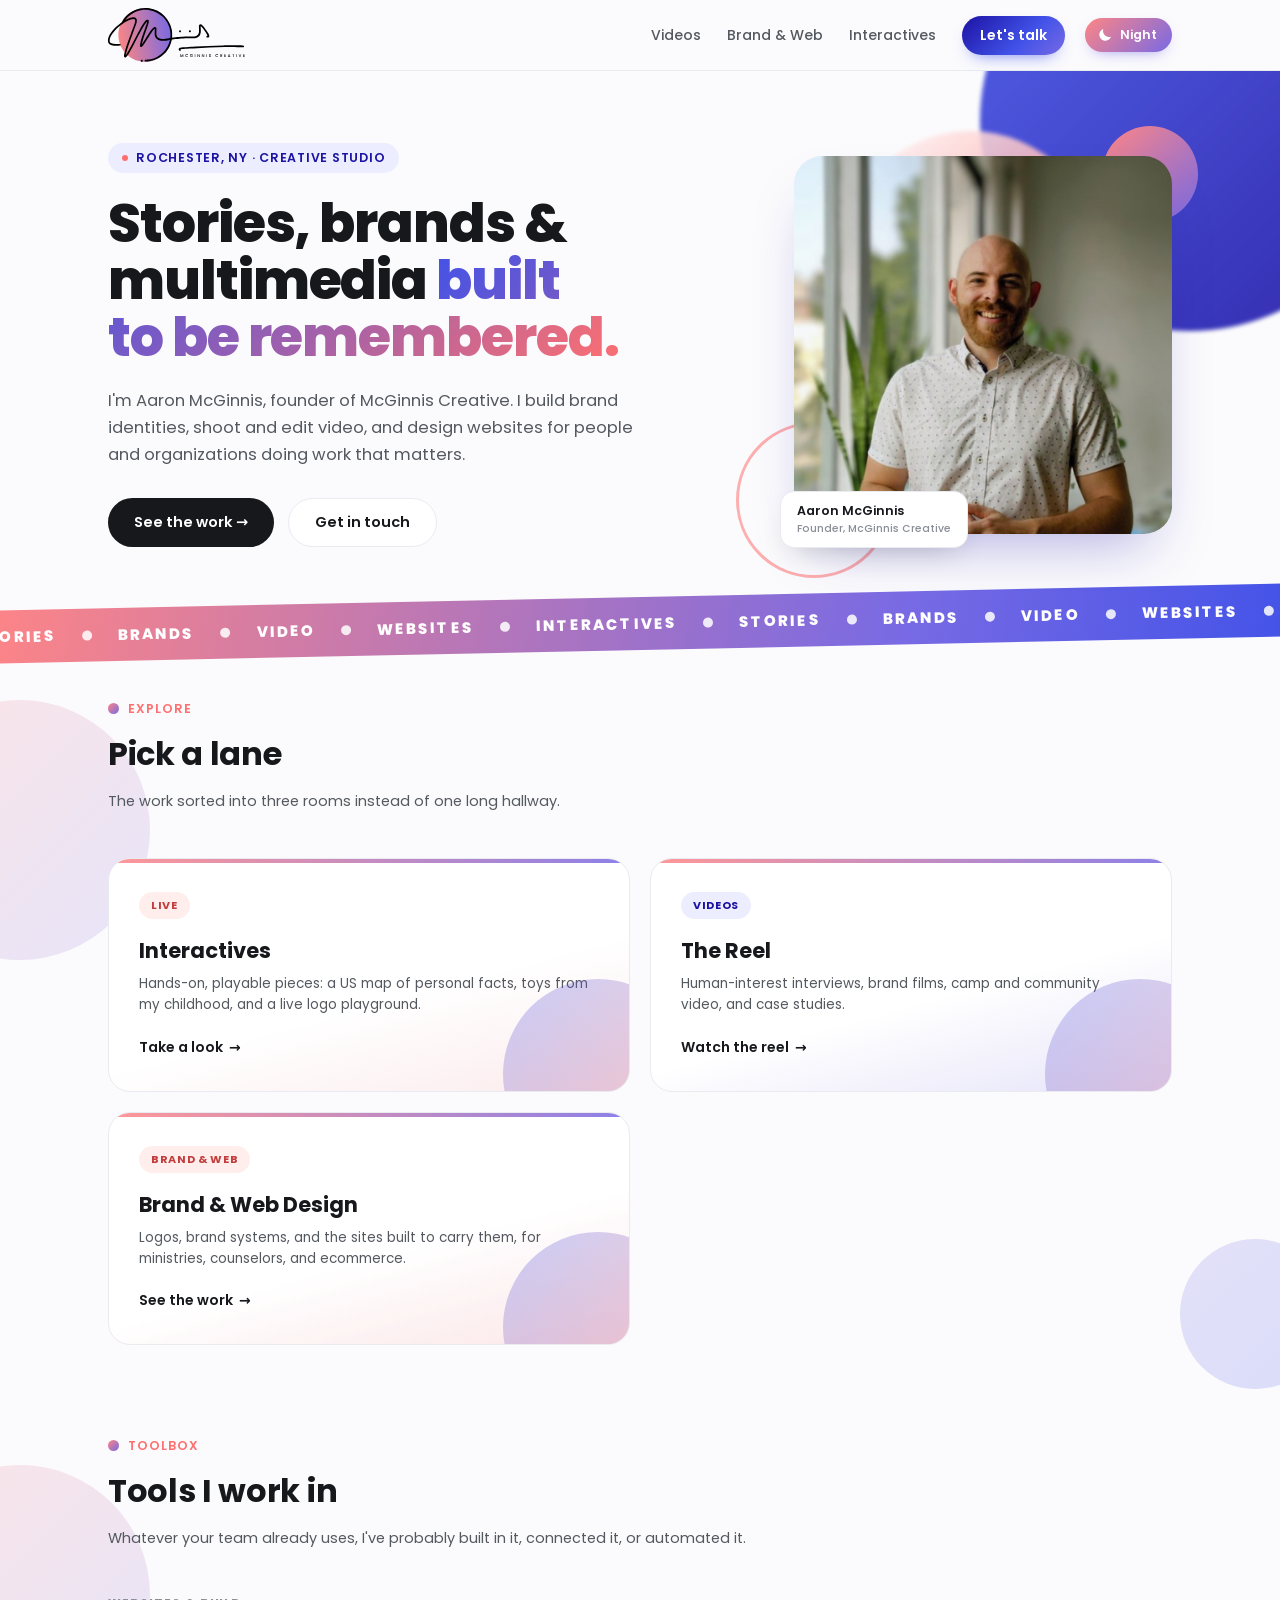
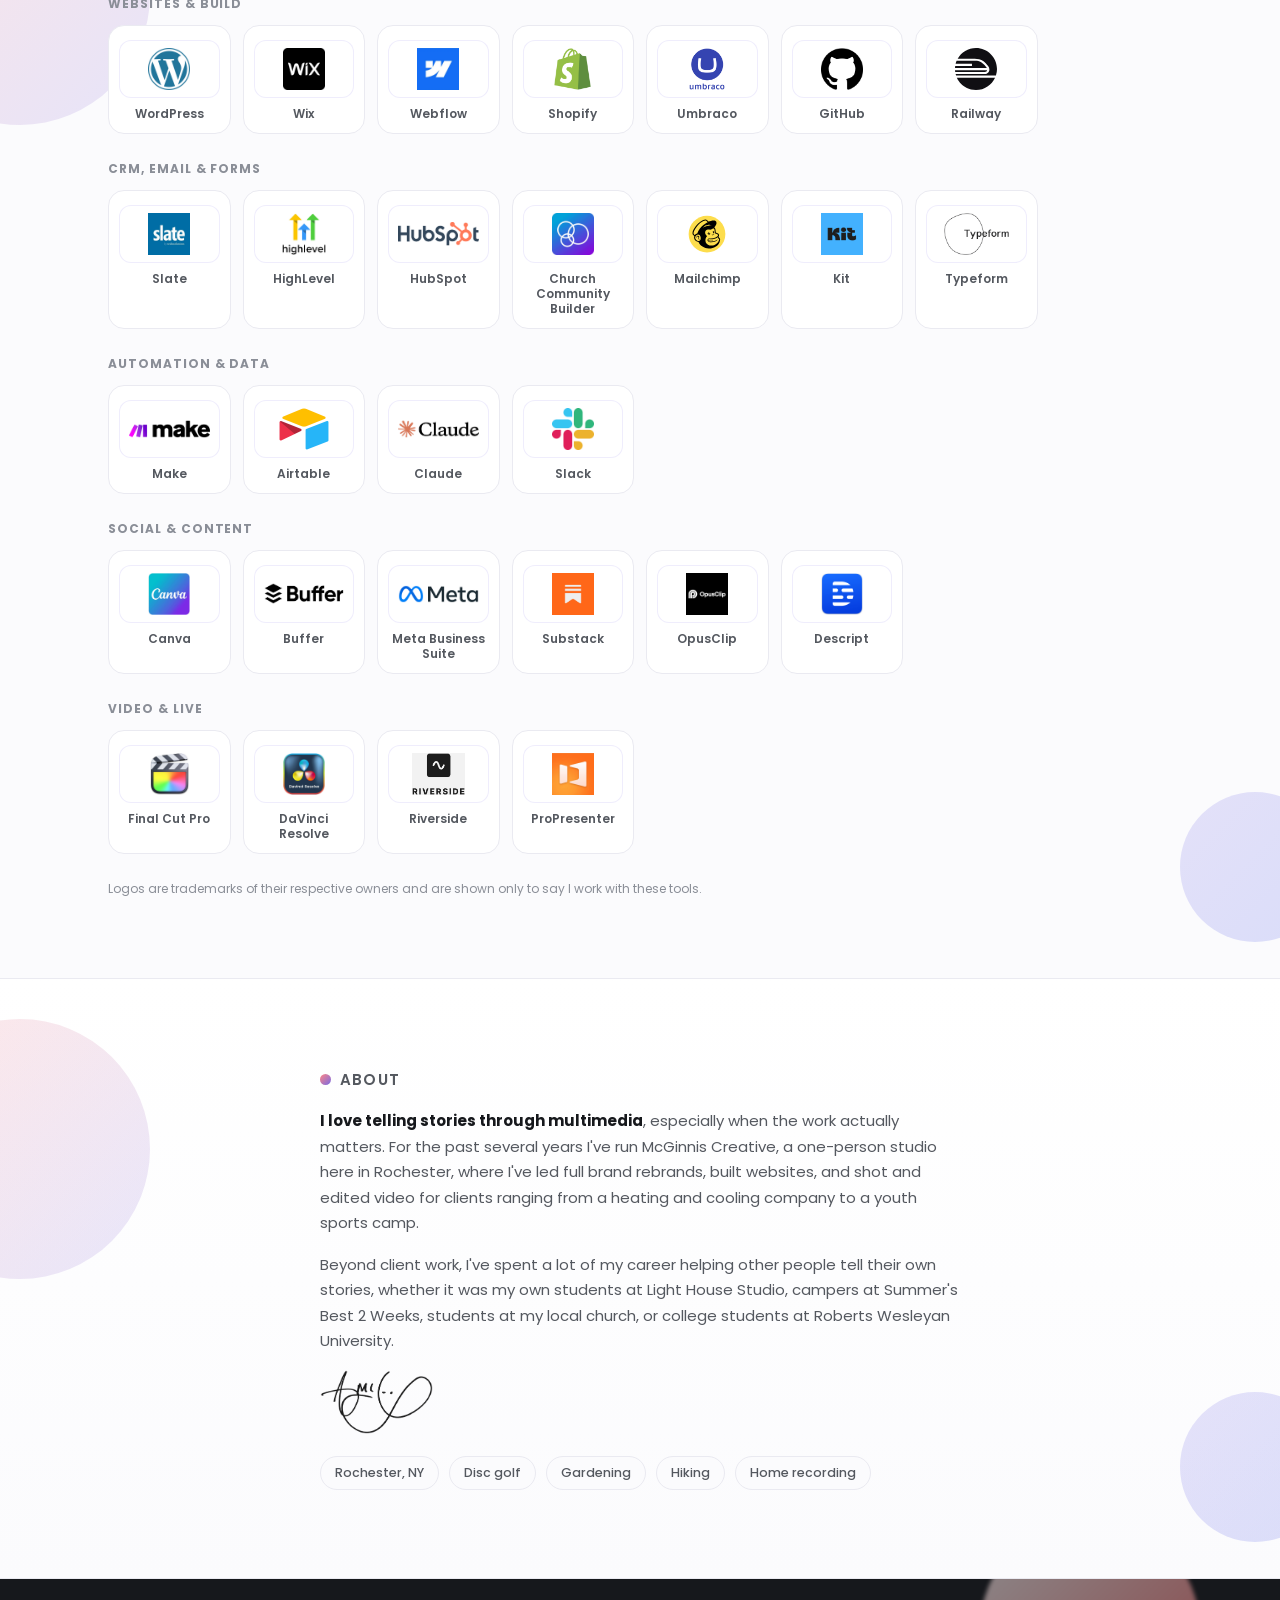
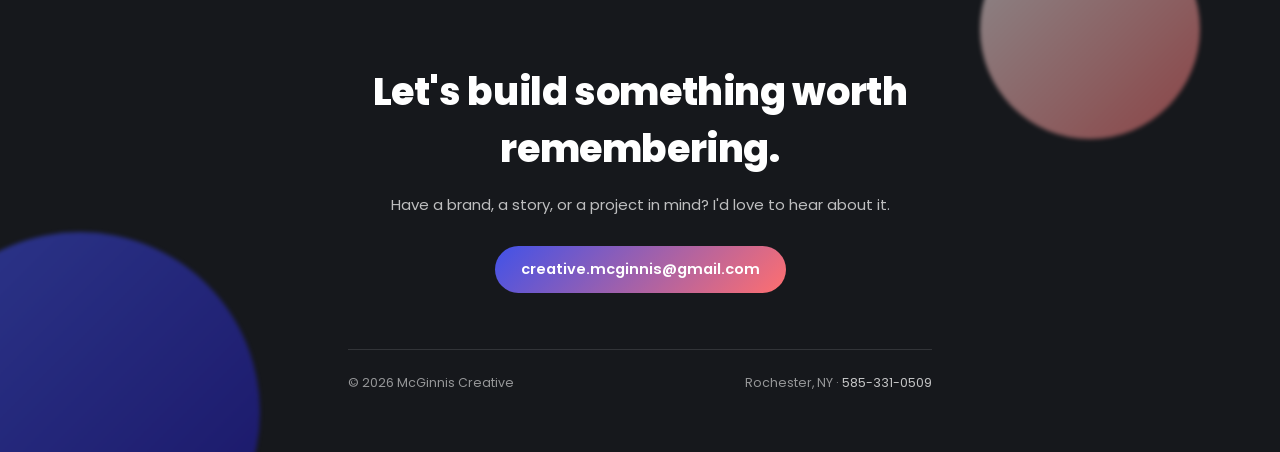
<file: index.html>
<!DOCTYPE html>
<html lang="en">
<head>
<meta charset="UTF-8">
<meta name="viewport" content="width=device-width, initial-scale=1.0">
<title>McGinnis Creative | Aaron McGinnis</title>
<meta name="description" content="Brand identity, video, and web design by Aaron McGinnis of McGinnis Creative, based in Rochester, NY.">
<link rel="preconnect" href="https://fonts.googleapis.com">
<link rel="stylesheet" href="https://fonts.googleapis.com/css2?family=Poppins:wght@400;500;600;700;800&display=swap">
<link rel="icon" type="image/svg+xml" href="assets/favicon.svg">
<meta name="theme-color" content="#fbfbfd">
<link rel="stylesheet" href="css/style.css">
<script src="js/theme.js"></script>
</head>
<body>

<nav>
  <div class="nav-inner">
    <a class="nav-logo" href="index.html"><img class="logo-day" src="assets/mc-logo.svg" alt="McGinnis Creative"><img class="logo-night" src="assets/mc-logo-light.svg" alt="" aria-hidden="true"></a>
    <button class="theme-toggle" type="button" aria-pressed="false" aria-label="Switch to night mode">
      <svg class="ic-moon" viewBox="0 0 24 24" width="16" height="16" aria-hidden="true"><path fill="currentColor" d="M21 14.5A9 9 0 0 1 9.5 3a9 9 0 1 0 11.5 11.5z"/></svg>
      <svg class="ic-sun" viewBox="0 0 24 24" width="16" height="16" aria-hidden="true"><circle cx="12" cy="12" r="4.2" fill="currentColor"/><g stroke="currentColor" stroke-width="2" stroke-linecap="round"><path d="M12 2.5v2.4M12 19.1v2.4M2.5 12h2.4M19.1 12h2.4M5.3 5.3l1.7 1.7M17 17l1.7 1.7M5.3 18.7L7 17M17 7l1.7-1.7"/></g></svg>
      <span class="tt-label"><span class="tt-day">Night</span><span class="tt-night">Day</span></span>
    </button>
    <button class="nav-toggle" aria-label="Toggle menu" aria-expanded="false">
      <span></span><span></span><span></span>
    </button>
    <div class="nav-links">
      <a href="videos.html">Videos</a>
      <a href="branding.html">Brand &amp; Web</a>
      <a href="interactives.html">Interactives</a>
      <a class="nav-cta" href="#contact">Let's talk</a>
    </div>
  </div>
</nav>

<section class="hero">
  <div class="blob blob-indigo"></div>
  <div class="blob blob-coral"></div>
  <div class="wrap hero-grid">
    <div>
      <p class="eyebrow">Rochester, NY · Creative Studio</p>
      <h1>Stories, brands &amp; multimedia <span class="accent">built to be remembered.</span></h1>
      <p class="hero-sub">I'm Aaron McGinnis, founder of McGinnis Creative. I build brand identities, shoot and edit video, and design websites for people and organizations doing work that matters.</p>
      <div class="hero-actions">
        <a class="btn btn-primary" href="#lanes">See the work →</a>
        <a class="btn btn-ghost" href="#contact">Get in touch</a>
      </div>
    </div>
    <div class="hero-photo">
      <div class="hero-photo-frame">
        <img src="assets/aaron-headshot.jpg" alt="Aaron McGinnis">
      </div>
      <div class="hero-photo-tag">Aaron McGinnis<span>Founder, McGinnis Creative</span></div>
    </div>
  </div>
</section>

<div class="band" aria-hidden="true"><div class="band-track"><span>Stories<i></i>Brands<i></i>Video<i></i>Websites<i></i>Interactives<i></i></span><span>Stories<i></i>Brands<i></i>Video<i></i>Websites<i></i>Interactives<i></i></span><span>Stories<i></i>Brands<i></i>Video<i></i>Websites<i></i>Interactives<i></i></span><span>Stories<i></i>Brands<i></i>Video<i></i>Websites<i></i>Interactives<i></i></span><span>Stories<i></i>Brands<i></i>Video<i></i>Websites<i></i>Interactives<i></i></span><span>Stories<i></i>Brands<i></i>Video<i></i>Websites<i></i>Interactives<i></i></span><span>Stories<i></i>Brands<i></i>Video<i></i>Websites<i></i>Interactives<i></i></span><span>Stories<i></i>Brands<i></i>Video<i></i>Websites<i></i>Interactives<i></i></span></div></div>

<section class="section orbs" id="lanes" style="padding-top:36px;scroll-margin-top:70px;">
  <div class="wrap">
    <div class="section-head reveal">
      <p class="section-kicker">Explore</p>
      <h2 class="section-title">Pick a lane</h2>
      <p class="section-desc">The work sorted into three rooms instead of one long hallway.</p>
    </div>

    <div class="explore-grid reveal">
      <a class="explore-card interactives" href="interactives.html">
        <span class="tag">Live</span>
        <h3>Interactives</h3>
        <p>Hands-on, playable pieces: a US map of personal facts, toys from my childhood, and a live logo playground.</p>
        <span class="explore-arrow">Take a look <span>→</span></span>
      </a>
      <a class="explore-card videos" href="videos.html">
        <span class="tag">Videos</span>
        <h3>The Reel</h3>
        <p>Human-interest interviews, brand films, camp and community video, and case studies.</p>
        <span class="explore-arrow">Watch the reel <span>→</span></span>
      </a>
      <a class="explore-card branding" href="branding.html">
        <span class="tag">Brand &amp; Web</span>
        <h3>Brand &amp; Web Design</h3>
        <p>Logos, brand systems, and the sites built to carry them, for ministries, counselors, and ecommerce.</p>
        <span class="explore-arrow">See the work <span>→</span></span>
      </a>
    </div>
  </div>
</section>

<section class="section tools orbs" id="tools" style="padding-top:8px;">
  <div class="wrap">
    <div class="section-head reveal">
      <p class="section-kicker">Toolbox</p>
      <h2 class="section-title">Tools I work in</h2>
      <p class="section-desc">Whatever your team already uses, I've probably built in it, connected it, or automated it.</p>
    </div>
    <div class="tools-group reveal">
      <p class="tools-label">Websites & Build</p>
      <div class="tools-grid">
        <div class="tool"><span class="tool-logo"><img src="assets/tools/wordpress.png" alt="" loading="lazy"></span><span class="tool-name">WordPress</span></div>
        <div class="tool"><span class="tool-logo"><img src="assets/tools/wix.png" alt="" loading="lazy"></span><span class="tool-name">Wix</span></div>
        <div class="tool"><span class="tool-logo"><img src="assets/tools/webflow.png" alt="" loading="lazy"></span><span class="tool-name">Webflow</span></div>
        <div class="tool"><span class="tool-logo"><img src="assets/tools/shopify.png" alt="" loading="lazy"></span><span class="tool-name">Shopify</span></div>
        <div class="tool"><span class="tool-logo"><img src="assets/tools/umbraco.png" alt="" loading="lazy"></span><span class="tool-name">Umbraco</span></div>
        <div class="tool"><span class="tool-logo"><img src="assets/tools/github.png" alt="" loading="lazy"></span><span class="tool-name">GitHub</span></div>
        <div class="tool"><span class="tool-logo"><img src="assets/tools/railway.svg" alt="" loading="lazy"></span><span class="tool-name">Railway</span></div>
      </div>
    </div>
    <div class="tools-group reveal">
      <p class="tools-label">CRM, Email & Forms</p>
      <div class="tools-grid">
        <div class="tool"><span class="tool-logo"><img src="assets/tools/slate.png" alt="" loading="lazy"></span><span class="tool-name">Slate</span></div>
        <div class="tool"><span class="tool-logo"><img src="assets/tools/highlevel.png" alt="" loading="lazy"></span><span class="tool-name">HighLevel</span></div>
        <div class="tool"><span class="tool-logo"><img src="assets/tools/hubspot.png" alt="" loading="lazy"></span><span class="tool-name">HubSpot</span></div>
        <div class="tool"><span class="tool-logo"><img src="assets/tools/ccb.png" alt="" loading="lazy"></span><span class="tool-name">Church Community Builder</span></div>
        <div class="tool"><span class="tool-logo"><img src="assets/tools/mailchimp.svg" alt="" loading="lazy"></span><span class="tool-name">Mailchimp</span></div>
        <div class="tool"><span class="tool-logo"><img src="assets/tools/kit.png" alt="" loading="lazy"></span><span class="tool-name">Kit</span></div>
        <div class="tool"><span class="tool-logo"><img src="assets/tools/typeform.png" alt="" loading="lazy"></span><span class="tool-name">Typeform</span></div>
      </div>
    </div>
    <div class="tools-group reveal">
      <p class="tools-label">Automation & Data</p>
      <div class="tools-grid">
        <div class="tool"><span class="tool-logo"><img src="assets/tools/make.png" alt="" loading="lazy"></span><span class="tool-name">Make</span></div>
        <div class="tool"><span class="tool-logo"><img src="assets/tools/airtable.png" alt="" loading="lazy"></span><span class="tool-name">Airtable</span></div>
        <div class="tool"><span class="tool-logo"><img src="assets/tools/claude.png" alt="" loading="lazy"></span><span class="tool-name">Claude</span></div>
        <div class="tool"><span class="tool-logo"><img src="assets/tools/slack.png" alt="" loading="lazy"></span><span class="tool-name">Slack</span></div>
      </div>
    </div>
    <div class="tools-group reveal">
      <p class="tools-label">Social & Content</p>
      <div class="tools-grid">
        <div class="tool"><span class="tool-logo"><img src="assets/tools/canva.png" alt="" loading="lazy"></span><span class="tool-name">Canva</span></div>
        <div class="tool"><span class="tool-logo"><img src="assets/tools/buffer.png" alt="" loading="lazy"></span><span class="tool-name">Buffer</span></div>
        <div class="tool"><span class="tool-logo"><img src="assets/tools/meta.png" alt="" loading="lazy"></span><span class="tool-name">Meta Business Suite</span></div>
        <div class="tool"><span class="tool-logo"><img src="assets/tools/substack.png" alt="" loading="lazy"></span><span class="tool-name">Substack</span></div>
        <div class="tool"><span class="tool-logo"><img src="assets/tools/opusclip.png" alt="" loading="lazy"></span><span class="tool-name">OpusClip</span></div>
        <div class="tool"><span class="tool-logo"><img src="assets/tools/descript.png" alt="" loading="lazy"></span><span class="tool-name">Descript</span></div>
      </div>
    </div>
    <div class="tools-group reveal">
      <p class="tools-label">Video & Live</p>
      <div class="tools-grid">
        <div class="tool"><span class="tool-logo"><img src="assets/tools/finalcut.png" alt="" loading="lazy"></span><span class="tool-name">Final Cut Pro</span></div>
        <div class="tool"><span class="tool-logo"><img src="assets/tools/davinci.png" alt="" loading="lazy"></span><span class="tool-name">DaVinci Resolve</span></div>
        <div class="tool"><span class="tool-logo"><img src="assets/tools/riverside.png" alt="" loading="lazy"></span><span class="tool-name">Riverside</span></div>
        <div class="tool"><span class="tool-logo"><img src="assets/tools/propresenter.png" alt="" loading="lazy"></span><span class="tool-name">ProPresenter</span></div>
      </div>
    </div>
    <p class="tools-note reveal">Logos are trademarks of their respective owners and are shown only to say I work with these tools.</p>
  </div>
</section>

<section class="about orbs">
  <div class="wrap">
    <div class="reveal about-text about-text-solo">
      <p class="section-kicker">About</p>
      <p><strong>I love telling stories through multimedia</strong>, especially when the work actually matters. For the past several years I've run McGinnis Creative, a one-person studio here in Rochester, where I've led full brand rebrands, built websites, and shot and edited video for clients ranging from a heating and cooling company to a youth sports camp.</p>
      <p>Beyond client work, I've spent a lot of my career helping other people tell their own stories, whether it was my own students at Light House Studio, campers at Summer's Best 2 Weeks, students at my local church, or college students at Roberts Wesleyan University.</p>
      <img class="about-signature" src="assets/aaron-signature.png" alt="Aaron McGinnis signature">
      <div class="fact-row">
        <span class="fact-chip">Rochester, NY</span>
        <span class="fact-chip">Disc golf</span>
        <span class="fact-chip">Gardening</span>
        <span class="fact-chip">Hiking</span>
        <span class="fact-chip">Home recording</span>
      </div>
    </div>
  </div>
</section>

<section class="contact" id="contact">
  <div class="blob blob-indigo"></div>
  <div class="blob blob-coral"></div>
  <div class="wrap contact-inner">
    <h2>Let's build something worth remembering.</h2>
    <p>Have a brand, a story, or a project in mind? I'd love to hear about it.</p>
    <a class="btn btn-primary" href="mailto:creative.mcginnis@gmail.com">creative.mcginnis@gmail.com</a>
    <footer>
      <span>© <span id="year"></span> McGinnis Creative</span>
      <span>Rochester, NY · <a href="tel:5853310509">585-331-0509</a></span>
    </footer>
  </div>
</section>

<script>
  document.documentElement.classList.add('js');
  document.getElementById('year').textContent = new Date().getFullYear();
  var toggle = document.querySelector('.nav-toggle');
  var links = document.querySelector('.nav-links');
  if(toggle){
    toggle.addEventListener('click', function(){
      var open = links.classList.toggle('open');
      toggle.setAttribute('aria-expanded', open);
    });
  }
  var els = document.querySelectorAll('.reveal');
  if('IntersectionObserver' in window){
    var io = new IntersectionObserver(function(entries){
      entries.forEach(function(e){
        if(e.isIntersecting){ e.target.classList.add('in'); io.unobserve(e.target); }
      });
    }, {threshold:.12, rootMargin:'0px 0px -40px 0px'});
    els.forEach(function(el){ io.observe(el); });
  } else {
    els.forEach(function(el){ el.classList.add('in'); });
  }
</script>
</body>
</html>
</file>
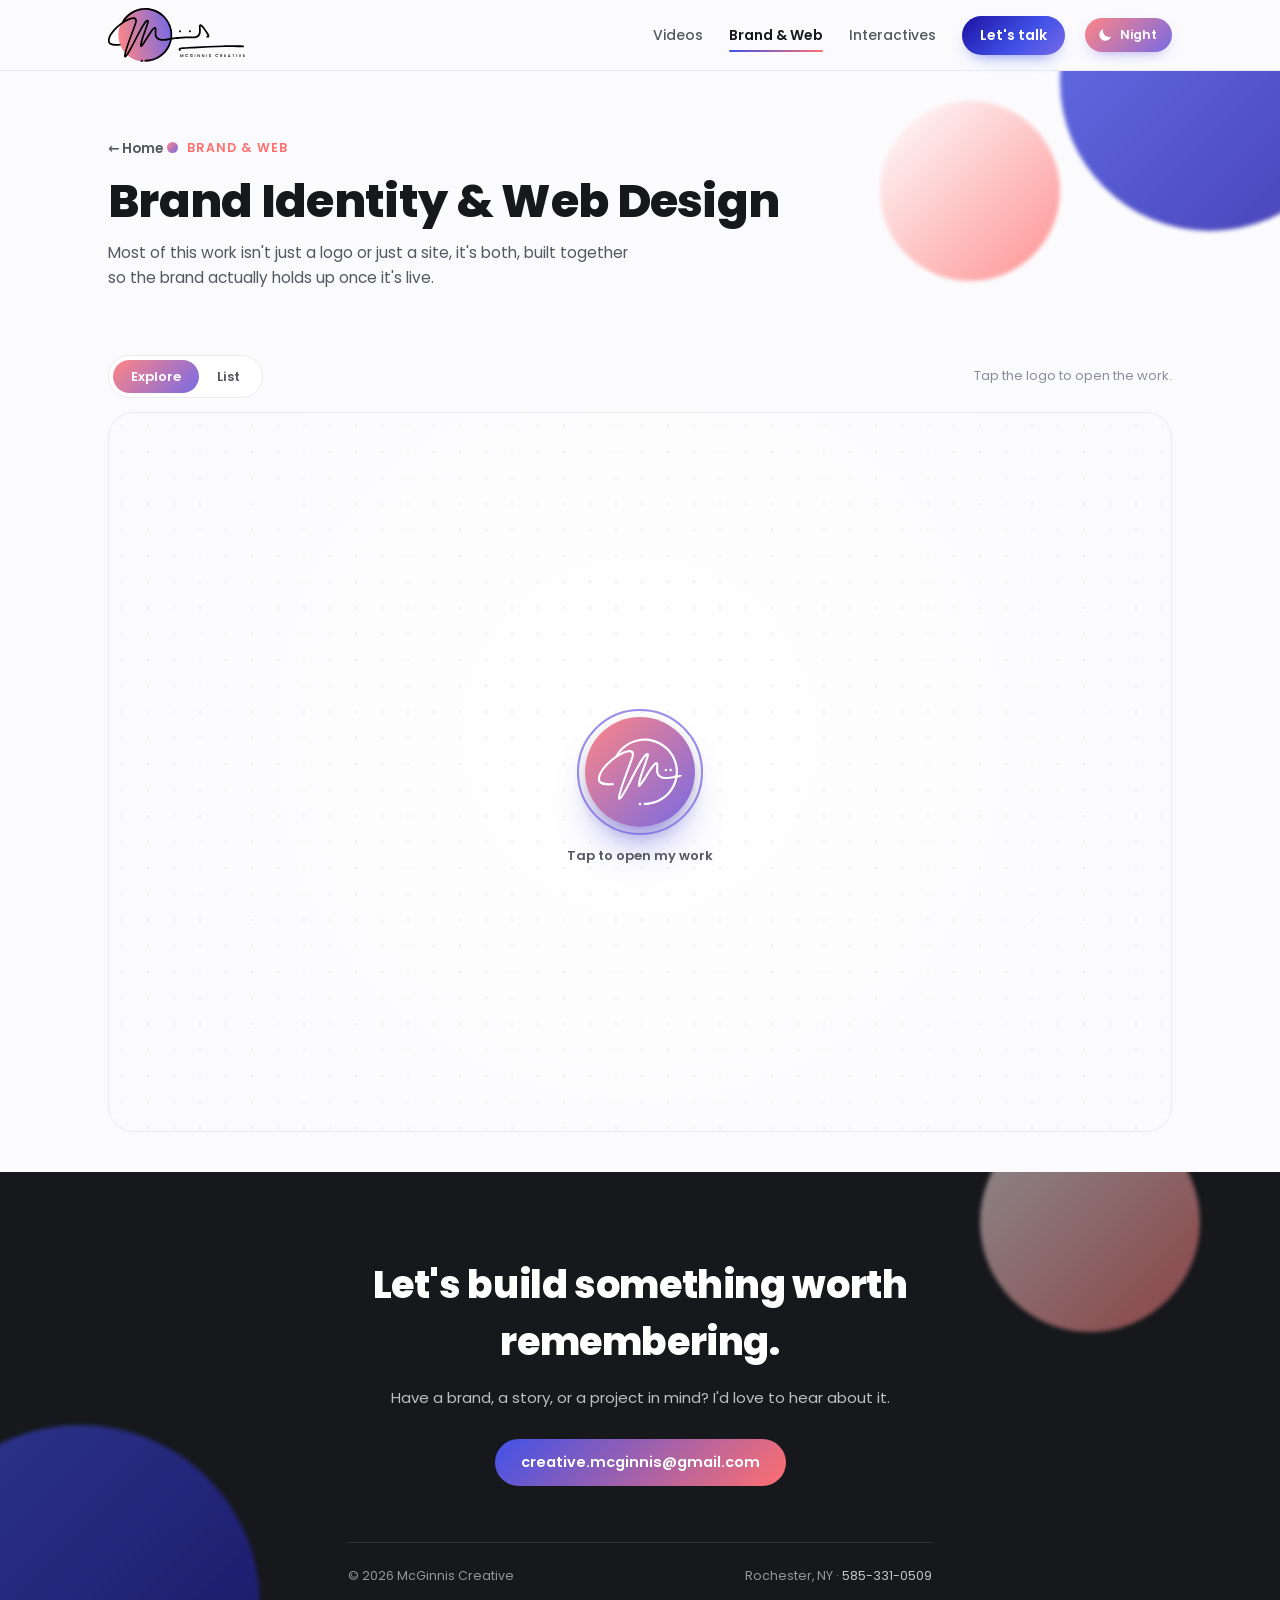
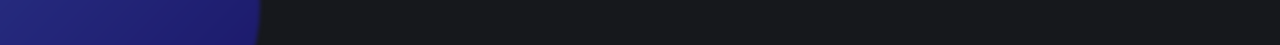
<file: branding.html>
<!DOCTYPE html>
<html lang="en">
<head>
<meta charset="UTF-8">
<meta name="viewport" content="width=device-width, initial-scale=1.0">
<title>Brand & Web | McGinnis Creative</title>
<meta name="description" content="Brand identity and website design by Aaron McGinnis of McGinnis Creative.">
<link rel="preconnect" href="https://fonts.googleapis.com">
<link rel="stylesheet" href="https://fonts.googleapis.com/css2?family=Poppins:wght@400;500;600;700;800&display=swap">
<link rel="icon" type="image/svg+xml" href="assets/favicon.svg">
<meta name="theme-color" content="#fbfbfd">
<link rel="stylesheet" href="css/style.css">
<script src="js/theme.js"></script>
<style>
  .bf{display:flex;flex-wrap:wrap;gap:10px;margin:0 0 26px;}
  .bf button{font:600 13px/1 "Poppins",system-ui,sans-serif;color:var(--ink-soft);background:var(--paper);border:1.5px solid var(--line);border-radius:100px;padding:11px 18px;cursor:pointer;transition:all .15s ease;}
  .bf button:hover{border-color:var(--indigo-1);color:var(--indigo-1);}
  .bf button.on{color:#fff;background:linear-gradient(135deg,#ff8585,#786ae4);border-color:transparent;}
  .project.is-hidden{display:none;}
  .project-gallery img{cursor:zoom-in;}
  .lb{position:fixed;inset:0;z-index:200;background:rgba(8,9,20,.92);display:none;align-items:center;justify-content:center;padding:24px;}
  .lb.open{display:flex;}
  .lb img{max-width:min(1100px,94vw);max-height:84vh;width:auto;height:auto;object-fit:contain;border-radius:12px;background:#fff;}
  .lb-btn{position:absolute;width:48px;height:48px;border-radius:50%;border:none;background:rgba(255,255,255,.14);color:#fff;font-size:22px;cursor:pointer;}
  .lb-btn:hover{background:rgba(255,255,255,.28);}
  .lb-x{top:18px;right:18px;} .lb-prev{left:18px;top:50%;margin-top:-24px;} .lb-next{right:18px;top:50%;margin-top:-24px;}
  .lb-count{position:absolute;bottom:18px;left:0;right:0;text-align:center;color:rgba(255,255,255,.7);font-size:13px;font-weight:600;}
  /* ---- showcase canvas ---- */
  .sc-bar{display:flex;justify-content:space-between;align-items:center;gap:12px;flex-wrap:wrap;margin:0 0 14px;}
  .sc-seg{display:inline-flex;background:var(--paper);border:1.5px solid var(--line);border-radius:100px;padding:4px;}
  .sc-seg button{font:600 13px/1 "Poppins",system-ui,sans-serif;color:var(--ink-soft);background:none;border:none;border-radius:100px;padding:10px 18px;cursor:pointer;}
  .sc-seg button.on{color:#fff;background:linear-gradient(135deg,#ff8585,#786ae4);}
  .sc-hint{font-size:13px;color:var(--ink-faint);margin:0;}
  .stage{position:relative;height:clamp(540px,80vh,780px);border-radius:26px;overflow:hidden;border:1px solid var(--line);
    background:radial-gradient(circle at 50% 45%,var(--paper) 0%,var(--bg) 75%);}
  .stage::before{content:"";position:absolute;inset:0;background-image:radial-gradient(var(--line) 1.4px,transparent 1.5px);background-size:26px 26px;opacity:.9;pointer-events:none;}
  .orbit{position:absolute;inset:0;transition:opacity .45s ease,transform .45s ease;}
  .stage.in-board .orbit{opacity:0;transform:scale(1.35);pointer-events:none;}
  .hub{position:absolute;left:50%;top:50%;width:110px;height:110px;margin:-55px 0 0 -55px;border-radius:50%;border:none;padding:0;cursor:pointer;z-index:5;background:linear-gradient(135deg,#ff8585,#786ae4);
    box-shadow:0 26px 40px -16px rgba(120,106,228,.85),0 6px 14px rgba(22,24,28,.18);display:flex;align-items:center;justify-content:center;transition:transform .3s ease;-webkit-tap-highlight-color:transparent;}
  .hub img{width:76%;height:76%;object-fit:contain;}
  .hub:hover{transform:scale(1.06);}
  .hub::before,.hub::after{content:"";position:absolute;inset:-8px;border-radius:50%;border:2px solid rgba(120,106,228,.5);animation:hubPulse 2.4s ease-out infinite;}
  .hub::after{animation-delay:1.2s;}
  .orbit.open .hub::before,.orbit.open .hub::after{animation:none;opacity:0;}
  @keyframes hubPulse{from{transform:scale(1);opacity:.9;}to{transform:scale(1.9);opacity:0;}}
  .hub-label{position:absolute;left:0;right:0;top:calc(50% + 74px);text-align:center;font-size:13px;font-weight:600;color:var(--ink-soft);z-index:5;pointer-events:none;transition:opacity .3s ease;}
  .orbit.open .hub-label{opacity:0;}
  .bub{position:absolute;left:50%;top:50%;width:var(--bs,96px);height:var(--bs,96px);margin:calc(var(--bs,96px) / -2) 0 0 calc(var(--bs,96px) / -2);border:none;padding:0;background:none;cursor:pointer;z-index:4;
    transform:translate(0,0) scale(.2);opacity:0;pointer-events:none;transition:transform .6s cubic-bezier(.2,.9,.25,1.15),opacity .35s ease;-webkit-tap-highlight-color:transparent;}
  .orbit.open .bub{transform:translate(var(--tx),var(--ty)) scale(1);opacity:1;pointer-events:auto;transition-delay:var(--d,0s);}
  .bub-in{width:100%;height:100%;border-radius:50%;background:#fff;display:flex;align-items:center;justify-content:center;overflow:hidden;
    box-shadow:0 22px 30px -14px rgba(28,18,163,.5),0 5px 10px rgba(22,24,28,.14);animation:bubFloat 5s ease-in-out infinite;animation-delay:var(--fd,0s);transition:box-shadow .2s ease;}
  .bub:hover .bub-in{box-shadow:0 30px 38px -14px rgba(28,18,163,.6),0 8px 14px rgba(22,24,28,.2);}
  .bub-in img{width:76%;height:76%;object-fit:contain;}
  .bub-in b{font:800 26px "Poppins",system-ui,sans-serif;color:#fff;}
  @keyframes bubFloat{0%,100%{transform:translateY(0);}50%{transform:translateY(-8px);}}
  .bub-name{position:absolute;left:50%;top:calc(100% + 8px);transform:translateX(-50%);width:150px;text-align:center;font-size:12.5px;font-weight:700;color:var(--ink);line-height:1.25;pointer-events:none;}
  @media (prefers-reduced-motion:reduce){.bub-in,.hub::before,.hub::after{animation:none;}}
  .board{position:absolute;inset:0;opacity:0;pointer-events:none;transform:scale(.9);transition:opacity .45s ease,transform .45s ease;cursor:grab;touch-action:pan-y;}
  .board.on{opacity:1;pointer-events:auto;transform:none;}
  .board.drag{cursor:grabbing;}
  .bd-canvas{position:absolute;left:0;top:0;transform-origin:0 0;will-change:transform;}
  .bd-text{position:absolute;background:var(--paper);border:1px solid var(--line);border-radius:22px;padding:78px 26px 26px;box-shadow:0 36px 50px -26px rgba(28,18,163,.45),0 6px 14px rgba(22,24,28,.1);}
  .bd-logo{position:absolute;left:22px;top:-40px;width:104px;height:104px;border-radius:24px;background:#fff;display:flex;align-items:center;justify-content:center;padding:12px;transform:rotate(-4deg);box-shadow:0 20px 28px -12px rgba(22,24,28,.4),0 4px 8px rgba(22,24,28,.12);border:1px solid var(--line);}
  .bd-logo img{max-width:100%;max-height:100%;object-fit:contain;}
  .bd-logo b{font:800 34px "Poppins",system-ui,sans-serif;background:linear-gradient(135deg,#ff8585,#786ae4);-webkit-background-clip:text;background-clip:text;color:transparent;}
  .bd-text h3{margin:0 0 6px;font-size:22px;font-weight:800;color:var(--ink);line-height:1.2;}
  .bd-role{display:block;font-size:11px;font-weight:700;letter-spacing:.05em;text-transform:uppercase;color:var(--coral-1);margin-bottom:12px;}
  .bd-text p{margin:0 0 10px;font-size:13.5px;line-height:1.6;color:var(--ink-soft);}
  .bd-mine{background:var(--indigo-soft);border-left:3px solid var(--indigo-1);border-radius:0 10px 10px 0;padding:10px 13px;color:var(--ink)!important;}
  .bd-mine b{color:var(--indigo-1);}
  .bd-link{display:inline-block;margin-top:4px;font-size:13px;font-weight:700;color:#fff;background:linear-gradient(135deg,#ff8585,#786ae4);padding:10px 16px;border-radius:100px;text-decoration:none;}
  .bd-img{position:absolute;border-radius:14px;background:#fff;box-shadow:0 34px 44px -22px rgba(22,24,28,.55),0 8px 16px -6px rgba(22,24,28,.22);border:5px solid #fff;cursor:zoom-in;transition:transform .25s ease,box-shadow .25s ease;user-select:none;-webkit-user-drag:none;}
  .bd-img:hover{transform:translateY(-8px) scale(1.02) rotate(0deg)!important;box-shadow:0 46px 56px -24px rgba(22,24,28,.6),0 10px 18px -6px rgba(22,24,28,.25);z-index:5;}
  .bd-ui{position:absolute;left:14px;right:14px;top:14px;display:flex;justify-content:space-between;gap:10px;z-index:10;pointer-events:none;}
  .bd-ui > *{pointer-events:auto;}
  .bd-back,.bd-zoom button{font:700 13px/1 "Poppins",system-ui,sans-serif;color:var(--ink);background:var(--paper);border:1px solid var(--line);border-radius:100px;padding:11px 16px;cursor:pointer;box-shadow:0 8px 18px -10px rgba(22,24,28,.4);}
  .bd-back:hover,.bd-zoom button:hover{border-color:var(--indigo-1);color:var(--indigo-1);}
  .bd-zoom{display:flex;gap:8px;}
  .bd-zoom button{min-width:44px;padding:11px 14px;}
  .bd-tabs{position:absolute;left:14px;right:14px;bottom:14px;display:flex;gap:8px;overflow-x:auto;z-index:10;padding-bottom:2px;}
  .bd-tabs button{flex:none;font:600 12px/1 "Poppins",system-ui,sans-serif;color:var(--ink-soft);background:var(--paper);border:1px solid var(--line);border-radius:100px;padding:9px 14px;cursor:pointer;box-shadow:0 8px 18px -10px rgba(22,24,28,.4);}
  .bd-tabs button.on{color:#fff;background:linear-gradient(135deg,#ff8585,#786ae4);border-color:transparent;}
  #listView[hidden]{display:none;}
</style>
</head>
<body>

<nav>
  <div class="nav-inner">
    <a class="nav-logo" href="index.html"><img class="logo-day" src="assets/mc-logo.svg" alt="McGinnis Creative"><img class="logo-night" src="assets/mc-logo-light.svg" alt="" aria-hidden="true"></a>
    <button class="theme-toggle" type="button" aria-pressed="false" aria-label="Switch to night mode">
      <svg class="ic-moon" viewBox="0 0 24 24" width="16" height="16" aria-hidden="true"><path fill="currentColor" d="M21 14.5A9 9 0 0 1 9.5 3a9 9 0 1 0 11.5 11.5z"/></svg>
      <svg class="ic-sun" viewBox="0 0 24 24" width="16" height="16" aria-hidden="true"><circle cx="12" cy="12" r="4.2" fill="currentColor"/><g stroke="currentColor" stroke-width="2" stroke-linecap="round"><path d="M12 2.5v2.4M12 19.1v2.4M2.5 12h2.4M19.1 12h2.4M5.3 5.3l1.7 1.7M17 17l1.7 1.7M5.3 18.7L7 17M17 7l1.7-1.7"/></g></svg>
      <span class="tt-label"><span class="tt-day">Night</span><span class="tt-night">Day</span></span>
    </button>
    <button class="nav-toggle" aria-label="Toggle menu" aria-expanded="false">
      <span></span><span></span><span></span>
    </button>
    <div class="nav-links">
      <a href="videos.html">Videos</a>
      <a class="active" href="branding.html">Brand &amp; Web</a>
      <a href="interactives.html">Interactives</a>
      <a class="nav-cta" href="index.html#contact">Let's talk</a>
    </div>
  </div>
</nav>

<section class="page-hero">
  <div class="blob blob-indigo"></div>
  <div class="blob blob-coral"></div>
  <div class="wrap">
    <a class="back-link" href="index.html">← Home</a>
    <p class="page-kicker">Brand &amp; Web</p>
    <h1 class="page-title">Brand Identity &amp; Web Design</h1>
    <p class="page-desc">Most of this work isn't just a logo or just a site, it's both, built together so the brand actually holds up once it's live.</p>
  </div>
</section>

<section class="section" style="padding:8px 0 40px;">
  <div class="wrap">
    <div class="sc-bar">
      <div class="sc-seg" id="scSeg"><button type="button" class="on" data-v="canvas">Explore</button><button type="button" data-v="list">List</button></div>
      <p class="sc-hint" id="scHint">Tap the logo to open the work.</p>
    </div>
    <div class="stage" id="stage">
      <div class="orbit" id="orbit">
        <button class="hub" id="hub" type="button" aria-label="Open my work" aria-expanded="false"><img src="assets/mark-white.svg" alt=""></button>
        <div class="hub-label" id="hubLabel">Tap to open my work</div>
      </div>
      <div class="board" id="board" aria-live="polite">
        <div class="bd-canvas" id="bdCanvas"></div>
        <div class="bd-ui"><button type="button" class="bd-back" id="bdBack">&larr; Back to the circles</button><div class="bd-zoom"><button type="button" id="zOut" aria-label="Zoom out">&minus;</button><button type="button" id="zFit">Fit</button><button type="button" id="zIn" aria-label="Zoom in">+</button></div></div>
        <div class="bd-tabs" id="bdTabs"></div>
      </div>
    </div>
  </div>
</section>

<div id="listView" hidden>
<section class="section" style="padding-top:8px;">
  <div class="wrap">
    <div class="bf" id="bf">
      <button type="button" class="on" data-f="all">All work</button>
      <button type="button" data-f="brand">Brand identity</button>
      <button type="button" data-f="web">Websites</button>
      <button type="button" data-f="social">Social &amp; content</button>
    </div>


    <div class="reveal project" data-tags="brand web">
      <div class="project-top">
        <div class="logo-plate"><img src="assets/ff-logo.png" alt="Frank and Frank Heating and Cooling logo"></div>
        <div>
          <h3 class="project-title">Frank &amp; Frank Heating &amp; Cooling</h3>
          <span class="project-role">Full rebrand · logo · website · vehicle wrap</span>
        </div>
      </div>
      <p class="project-desc">Ground-up brand identity for a Rochester HVAC company. Nothing carried over from before.</p>
      <p class="project-mine"><b>My work:</b> built the full rebrand from scratch, logo, color system, brand booklet, website, and the vehicle wrap carried across the van.</p>
      <div class="project-gallery single"><img src="assets/ff-overview.jpg" alt="Frank and Frank Heating and Cooling brand overview"></div>
      <div class="project-gallery">
        <img src="assets/ff-van-left.jpg" alt="Frank and Frank Heating and Cooling branded van">
        <img src="assets/ff-sign.jpg" alt="Frank and Frank Heating and Cooling yard sign">
        <img src="assets/ff-sticker.jpg" alt="Frank and Frank Heating and Cooling printed PM sticker mockup">
      </div>
    </div>

    <div class="reveal project" data-tags="brand web">
      <div class="project-top">
        <div class="logo-plate"><img src="assets/flower-city-logo-2.png" alt="Flower City Custom Apparel logo"></div>
        <div>
          <h3 class="project-title">Flower City Custom Apparel</h3>
          <span class="project-role">Full brand identity · ecommerce site · product customizer · owner</span>
        </div>
      </div>
      <p class="project-desc">Founded start to finish: the logo and brand, the live storefront, and the step-by-step custom apparel designer, upload a logo, place it, choose a garment, checkout.</p>
      <p class="project-mine"><b>My work:</b> founded and run Flower City Custom Apparel, built the brand, the logo, the social content that promotes it, and designed and built the site and product customizer.</p>
      <a class="project-link" href="https://www.wearflowercity.com" target="_blank" rel="noopener">Visit site →</a>
      <div class="project-gallery single">
        <img src="assets/flower-city-mockup.jpg" alt="Flower City Custom Apparel product customizer and checkout flow on mobile">
      </div>
      <div class="project-gallery single">
        <img src="assets/flower-city-customizer.jpg" alt="Flower City Custom Apparel live product customizer, color step">
      </div>
      <div class="project-gallery">
        <img src="assets/flower-city-share1.jpg" alt="Flower City Custom Apparel share image">
        <img src="assets/flower-city-share2.jpg" alt="Flower City Custom Apparel share image">
      </div>
    </div>

    <div class="reveal project" data-tags="brand web">
      <div class="project-top">
        <div class="logo-plate" style="width:150px;"><img src="assets/peter-logo.png" alt="Peter Englert logo"></div>
        <div>
          <h3 class="project-title">Peter Englert</h3>
          <span class="project-role">Brand identity · website design · McGinnis Creative</span>
        </div>
      </div>
      <p class="project-desc">Brand and site design for a pastor's podcast, sermon library, and blog, practical theology content organized for a weekly audience.</p>
      <p class="project-mine"><b>My work:</b> freelance through McGinnis Creative, designed his brand identity and built the site, organizing the content strategy across podcast, sermons, and blog.</p>
      <a class="project-link" href="https://peterenglert.com/" target="_blank" rel="noopener">Visit site →</a>
      <div class="project-gallery single"><img src="assets/peter-1.jpg" alt="Peter Englert website homepage"></div>
    </div>

    <div class="reveal project" data-tags="brand web">
      <div class="project-top">
        <div class="logo-plate"><img src="assets/robyn-logo.png" alt="Robyn Englert Counseling logo mark"></div>
        <div>
          <h3 class="project-title">Robyn Englert Counseling</h3>
          <span class="project-role">Brand mark · website design · McGinnis Creative</span>
        </div>
      </div>
      <p class="project-desc">Brand and site design for a mental health counseling practice, warm and credentialed at once.</p>
      <p class="project-mine"><b>My work:</b> freelance through McGinnis Creative, designed her brand mark and built the site.</p>
      <a class="project-link" href="https://robynenglertcounseling.com/" target="_blank" rel="noopener">Visit site →</a>
      <div class="project-gallery single"><img src="assets/robyn-overview.jpg" alt="Robyn Englert Counseling website homepage"></div>
    </div>

    <div class="reveal project" data-tags="brand">
      <div class="project-top">
        <div class="logo-plate"><img src="assets/thrive-garden-logo.png" alt="Thrive Garden logo"></div>
        <div>
          <h3 class="project-title">Thrive Garden</h3>
          <span class="project-role">Brand identity · applied system</span>
        </div>
      </div>
      <p class="project-desc">Visual brand for an online resource company supporting the social-emotional needs of elementary students, built to hold up across a full library of downloadable worksheets.</p>
      <p class="project-mine"><b>My work:</b> designed the visual brand, logo, color palette, and illustration style, and applied it consistently across a full library of student resource worksheets.</p>
      <div class="project-gallery">
        <img src="assets/thrive-cover-1.jpg" alt="Thrive Garden Daily Feelings Tracker resource cover">
        <img src="assets/thrive-cover-2.jpg" alt="Thrive Garden My Coping Toolbox resource cover">
      </div>
    </div>

    <div class="reveal project" data-tags="social">
      <div class="project-top">
        <div class="logo-plate"><img src="assets/sgn-logo.png" alt="Small Group Network logo"></div>
        <div>
          <h3 class="project-title">Small Group Network</h3>
          <span class="project-role">Social content · brand templates</span>
        </div>
      </div>
      <p class="project-desc">Social media posts built inside an existing brand system, keeping voice and visual identity consistent post to post.</p>
      <p class="project-mine"><b>My work:</b> created social posts and built out the branded templates behind them.</p>
      <div class="project-gallery">
        <img src="assets/sgn-question.jpg" alt="Small Group Network branded question post">
        <img src="assets/sgn-photo.jpg" alt="Small Group Network branded event photo post">
        <img src="assets/sgn-cover.jpg" alt="Small Group Network Surviving to Thriving cover post">
      </div>
    </div>

  </div>
</section>

</div>

<section class="contact" id="contact">
  <div class="blob blob-indigo"></div>
  <div class="blob blob-coral"></div>
  <div class="wrap contact-inner">
    <h2>Let's build something worth remembering.</h2>
    <p>Have a brand, a story, or a project in mind? I'd love to hear about it.</p>
    <a class="btn btn-primary" href="mailto:creative.mcginnis@gmail.com">creative.mcginnis@gmail.com</a>
    <footer>
      <span>© <span id="year"></span> McGinnis Creative</span>
      <span>Rochester, NY · <a href="tel:5853310509">585-331-0509</a></span>
    </footer>
  </div>
</section>

<div class="lb" id="lb" role="dialog" aria-modal="true" aria-label="Image viewer"><button class="lb-btn lb-x" id="lbX" aria-label="Close">&#10005;</button><button class="lb-btn lb-prev" id="lbP" aria-label="Previous">&#8249;</button><img id="lbImg" alt=""><button class="lb-btn lb-next" id="lbN" aria-label="Next">&#8250;</button><div class="lb-count" id="lbC"></div></div>

<script>
  document.documentElement.classList.add('js');
  document.getElementById('year').textContent = new Date().getFullYear();
  var toggle = document.querySelector('.nav-toggle');
  var links = document.querySelector('.nav-links');
  if(toggle){
    toggle.addEventListener('click', function(){
      var open = links.classList.toggle('open');
      toggle.setAttribute('aria-expanded', open);
    });
  }
  var els = document.querySelectorAll('.reveal');
  if('IntersectionObserver' in window){
    var io = new IntersectionObserver(function(entries){
      entries.forEach(function(e){
        if(e.isIntersecting){ e.target.classList.add('in'); io.unobserve(e.target); }
      });
    }, {threshold:.08, rootMargin:'0px 0px -30px 0px'});
    els.forEach(function(el){ io.observe(el); });
  } else {
    els.forEach(function(el){ el.classList.add('in'); });
  }

  /* ---- filter chips ---- */
  (function(){
    var bf = document.getElementById('bf'), projects = document.querySelectorAll('.project');
    bf.querySelectorAll('button').forEach(function(b){
      b.addEventListener('click', function(){
        bf.querySelectorAll('button').forEach(function(x){ x.classList.remove('on'); }); b.classList.add('on');
        var f = b.getAttribute('data-f');
        projects.forEach(function(p){ var show = f === 'all' || (p.getAttribute('data-tags') || '').split(' ').indexOf(f) > -1; p.classList.toggle('is-hidden', !show); if(show) p.classList.add('in'); });
      });
    });
  })();

  /* ---- lightbox ---- */
  (function(){
    var lb = document.getElementById('lb'), img = document.getElementById('lbImg'), cnt = document.getElementById('lbC');
    var set = [], idx = 0, tx = null;
    function show(){ img.src = set[idx].src; img.alt = set[idx].alt; cnt.textContent = (idx + 1) + ' / ' + set.length; }
    function open(list, i){ set = list; idx = i; show(); lb.classList.add('open'); document.body.style.overflow = 'hidden'; }
    window.mcLightbox = open;
    function close(){ lb.classList.remove('open'); document.body.style.overflow = ''; }
    function step(d){ idx = (idx + d + set.length) % set.length; show(); }
    document.querySelectorAll('.project').forEach(function(p){
      var imgs = [].slice.call(p.querySelectorAll('.project-gallery img'));
      imgs.forEach(function(im, i){ im.addEventListener('click', function(){ open(imgs, i); }); });
    });
    document.getElementById('lbX').addEventListener('click', close);
    document.getElementById('lbP').addEventListener('click', function(){ step(-1); });
    document.getElementById('lbN').addEventListener('click', function(){ step(1); });
    lb.addEventListener('click', function(e){ if(e.target === lb) close(); });
    document.addEventListener('keydown', function(e){ if(!lb.classList.contains('open')) return; if(e.key === 'Escape') close(); if(e.key === 'ArrowLeft') step(-1); if(e.key === 'ArrowRight') step(1); });
    lb.addEventListener('touchstart', function(e){ tx = e.touches[0].clientX; }, {passive:true});
    lb.addEventListener('touchend', function(e){ if(tx == null) return; var dx = e.changedTouches[0].clientX - tx; if(Math.abs(dx) > 50) step(dx < 0 ? 1 : -1); tx = null; }, {passive:true});
  })();

  /* ---- showcase canvas ---- */
  (function(){
    var CL = [
      {id:'frank-and-frank', short:'Frank & Frank', name:'Frank & Frank Heating & Cooling', role:'Full rebrand · logo · website · vehicle wrap', logo:'assets/ff-logo.png',
        desc:'Ground-up brand identity for a Rochester HVAC company. Nothing carried over from before.',
        mine:'built the full rebrand from scratch, logo, color system, brand booklet, website, and the vehicle wrap carried across the van.',
        imgs:[['assets/ff-overview.jpg','Frank and Frank brand overview'],['assets/ff-van-left.jpg','Frank and Frank branded van'],['assets/ff-sign.jpg','Frank and Frank yard sign'],['assets/ff-sticker.jpg','Frank and Frank PM sticker mockup']]},
      {id:'flower-city', short:'Flower City', name:'Flower City Custom Apparel', role:'Full brand identity · ecommerce site · product customizer · owner', logo:'assets/flower-city-logo-2.png', link:'https://www.wearflowercity.com',
        desc:'Founded start to finish: the logo and brand, the live storefront, and the step-by-step custom apparel designer, upload a logo, place it, choose a garment, checkout.',
        mine:'founded and run Flower City Custom Apparel, built the brand, the logo, the social content that promotes it, and designed and built the site and product customizer.',
        imgs:[['assets/flower-city-mockup.jpg','Flower City customizer and checkout flow on mobile'],['assets/flower-city-customizer.jpg','Flower City live product customizer'],['assets/flower-city-share1.jpg','Flower City share image'],['assets/flower-city-share2.jpg','Flower City share image']]},
      {id:'peter-englert', short:'Peter Englert', name:'Peter Englert', role:'Brand identity · website design · McGinnis Creative', logo:'assets/peter-logo.png', link:'https://peterenglert.com/',
        desc:'Brand and site design for a pastor\'s podcast, sermon library, and blog, practical theology content organized for a weekly audience.',
        mine:'freelance through McGinnis Creative, designed his brand identity and built the site, organizing the content strategy across podcast, sermons, and blog.',
        imgs:[['assets/peter-1.jpg','Peter Englert website homepage']]},
      {id:'robyn-englert', short:'Robyn Englert', name:'Robyn Englert Counseling', role:'Brand mark · website design · McGinnis Creative', logo:'assets/robyn-logo.png', link:'https://robynenglertcounseling.com/',
        desc:'Brand and site design for a mental health counseling practice, warm and credentialed at once.',
        mine:'freelance through McGinnis Creative, designed her brand mark and built the site.',
        imgs:[['assets/robyn-overview.jpg','Robyn Englert Counseling website homepage']]},
      {id:'thrive-garden', short:'Thrive Garden', name:'Thrive Garden', role:'Brand identity · applied system', logo:'assets/thrive-garden-logo.png',
        desc:'Visual brand for an online resource company supporting the social-emotional needs of elementary students, built to hold up across a full library of downloadable worksheets.',
        mine:'designed the visual brand, logo, color palette, and illustration style, and applied it consistently across a full library of student resource worksheets.',
        imgs:[['assets/thrive-cover-1.jpg','Thrive Garden Daily Feelings Tracker cover'],['assets/thrive-cover-2.jpg','Thrive Garden My Coping Toolbox cover']]},
      {id:'small-group-network', short:'Small Group Network', name:'Small Group Network', role:'Social content · brand templates', logo:'assets/sgn-logo.png',
        desc:'Social media posts built inside an existing brand system, keeping voice and visual identity consistent post to post.',
        mine:'created social posts and built out the branded templates behind them.',
        imgs:[['assets/sgn-question.jpg','Small Group Network question post'],['assets/sgn-photo.jpg','Small Group Network event photo post'],['assets/sgn-cover.jpg','Small Group Network cover post']]}
    ];
    var $ = function(id){ return document.getElementById(id); };
    var stage = $('stage'), orbit = $('orbit'), hub = $('hub'), board = $('board'), cv = $('bdCanvas'), tabs = $('bdTabs'), hint = $('scHint');
    var bubs = [], view = {x:0, y:0, s:1}, CW = 1200, CH = 800, curId = null, moved = false;
    function el(t, c, txt){ var e = document.createElement(t); if(c) e.className = c; if(txt != null) e.textContent = txt; return e; }
    /* ---- orbit ---- */
    CL.forEach(function(c, i){
      var b = el('button','bub'); b.type = 'button'; b.setAttribute('aria-label', 'Open ' + c.name);
      var inn = el('div','bub-in'); if(c.logo){ var im = el('img'); im.src = c.logo; im.alt = ''; inn.appendChild(im); } else { inn.style.background = 'linear-gradient(135deg,#ff8585,#786ae4)'; inn.appendChild(el('b','',c.mono)); }
      b.appendChild(inn); b.appendChild(el('span','bub-name',c.short)); b.style.setProperty('--fd', (i * 0.7) + 's'); b.style.setProperty('--d', (i * 0.06) + 's');
      b.addEventListener('click', function(){ openBoard(c.id); });
      orbit.appendChild(b); bubs.push(b);
    });
    function place(){
      var w = stage.clientWidth, h = stage.clientHeight, small = w < 560, bs = small ? 78 : 104;
      var rx = Math.min(w * 0.36, 330), ry = Math.min(h * 0.33, 250);
      if(small){ rx = w * 0.34; ry = h * 0.3; }
      bubs.forEach(function(b, i){
        var a = (-90 + i * 360 / CL.length) * Math.PI / 180;
        b.style.setProperty('--bs', bs + 'px'); b.style.setProperty('--tx', Math.round(Math.cos(a) * rx) + 'px'); b.style.setProperty('--ty', Math.round(Math.sin(a) * ry) + 'px');
      });
    }
    function toggleOrbit(open){
      var o = open == null ? !orbit.classList.contains('open') : open;
      orbit.classList.toggle('open', o); hub.setAttribute('aria-expanded', o ? 'true' : 'false');
      hint.textContent = o ? 'Pick a client to fly into their board.' : 'Tap the logo to open the work.';
    }
    hub.addEventListener('click', function(){ toggleOrbit(); });
    /* ---- board ---- */
    function apply(){ cv.style.transform = 'translate(' + view.x + 'px,' + view.y + 'px) scale(' + view.s + ')'; }
    function fit(){
      var sw = stage.clientWidth, sh = stage.clientHeight - 70, top = 52;
      view.s = Math.min(sw / CW, sh / CH, 1.15) * 0.96; view.x = (sw - CW * view.s) / 2; view.y = top + (sh - CH * view.s) / 2 - 20; apply();
    }
    function zoomAt(cx, cy, f){ var ns = Math.max(0.2, Math.min(3, view.s * f)); var k = ns / view.s; view.x = cx - (cx - view.x) * k; view.y = cy - (cy - view.y) * k; view.s = ns; apply(); }
    function loadSizes(list){ return Promise.all(list.map(function(p){ return new Promise(function(res){ var im = new Image(); im.onload = function(){ res({src:p[0], alt:p[1], w:im.naturalWidth, h:im.naturalHeight}); }; im.onerror = function(){ res({src:p[0], alt:p[1], w:4, h:3}); }; im.src = p[0]; }); })); }
    var ROT = [-2.2, 1.6, -1.2, 2.1, -1.8];
    function build(c){
      cv.textContent = '';
      var pad = 60, tw = 400, x0 = pad + tw + 70, maxW = 900;
      var t = el('div','bd-text'); t.style.left = pad + 'px'; t.style.top = (pad + 40) + 'px'; t.style.width = tw + 'px';
      var lg = el('div','bd-logo'); if(c.logo){ var li = el('img'); li.src = c.logo; li.alt = c.name + ' logo'; lg.appendChild(li); } else { lg.appendChild(el('b','',c.mono)); }
      t.appendChild(lg); t.appendChild(el('h3','',c.name)); t.appendChild(el('span','bd-role',c.role)); t.appendChild(el('p','',c.desc));
      var m = el('p','bd-mine'); m.appendChild(el('b','','My work: ')); m.appendChild(document.createTextNode(c.mine)); t.appendChild(m);
      if(c.link){ var a = el('a','bd-link','Visit site →'); a.href = c.link; a.target = '_blank'; a.rel = 'noopener'; t.appendChild(a); }
      cv.appendChild(t);
      return loadSizes(c.imgs).then(function(list){
        var rowH = list.length === 1 ? 460 : 300, gap = 30, x = x0, y = pad + 20, els = [];
        list.forEach(function(p, i){
          var asp = p.w / p.h, w = Math.min(asp * rowH, list.length === 1 ? 760 : 540), h = w / asp;
          if(x + w > x0 + maxW && x > x0){ x = x0; y += rowH + gap + 10; }
          var im = el('img','bd-img'); im.src = p.src; im.alt = p.alt; im.draggable = false; im.style.width = w + 'px'; im.style.height = h + 'px'; im.style.left = x + 'px'; im.style.top = (y + (rowH - h) / 2) + 'px'; im.style.transform = 'rotate(' + ROT[i % 5] + 'deg)';
          cv.appendChild(im); els.push(im); x += w + gap;
        });
        els.forEach(function(im, i){ im.addEventListener('click', function(){ if(moved) return; if(window.mcLightbox) window.mcLightbox(els, i); }); });
        CW = x0 + maxW + pad; CH = Math.max(t.offsetHeight + pad + 90, y + rowH + pad) ; cv.style.width = CW + 'px'; cv.style.height = CH + 'px';
      });
    }
    function setTabs(){
      tabs.textContent = '';
      CL.forEach(function(c){ var b = el('button', c.id === curId ? 'on' : '', c.short); b.type = 'button'; b.addEventListener('click', function(){ if(c.id !== curId) openBoard(c.id, true); }); tabs.appendChild(b); });
    }
    function openBoard(id, quick){
      var c = CL.filter(function(x){ return x.id === id; })[0]; if(!c) return; curId = id;
      try { history.replaceState(null, '', '#' + id); } catch(e){}
      build(c).then(function(){ setTabs(); stage.classList.add('in-board'); board.classList.add('on'); fit(); hint.textContent = 'Drag to move, scroll with Ctrl or use +/−, tap an image to enlarge.'; });
    }
    function closeBoard(){
      curId = null; board.classList.remove('on'); stage.classList.remove('in-board'); toggleOrbit(true);
      try { history.replaceState(null, '', location.pathname); } catch(e){}
    }
    $('bdBack').addEventListener('click', closeBoard);
    $('zIn').addEventListener('click', function(){ zoomAt(stage.clientWidth / 2, stage.clientHeight / 2, 1.25); });
    $('zOut').addEventListener('click', function(){ zoomAt(stage.clientWidth / 2, stage.clientHeight / 2, 0.8); });
    $('zFit').addEventListener('click', fit);
    document.addEventListener('keydown', function(e){ if(e.key === 'Escape' && curId && !document.getElementById('lb').classList.contains('open')) closeBoard(); });
    board.addEventListener('wheel', function(e){ if(!(e.ctrlKey || e.metaKey)) return; e.preventDefault(); var r = board.getBoundingClientRect(); zoomAt(e.clientX - r.left, e.clientY - r.top, e.deltaY < 0 ? 1.12 : 0.9); }, {passive:false});
    var drag = null;
    board.addEventListener('pointerdown', function(e){ if(e.target.closest('.bd-ui, .bd-tabs, .bd-link')) return; drag = {x:e.clientX, y:e.clientY, vx:view.x, vy:view.y, t:e.pointerType}; moved = false; });
    window.addEventListener('pointermove', function(e){
      if(!drag) return; var dx = e.clientX - drag.x, dy = e.clientY - drag.y;
      if(!moved && Math.hypot(dx, dy) > 6){ moved = true; board.classList.add('drag'); }
      if(moved){ view.x = drag.vx + dx; view.y = drag.t === 'touch' ? view.y : drag.vy + dy; apply(); }
    });
    window.addEventListener('pointerup', function(){ if(drag){ drag = null; board.classList.remove('drag'); setTimeout(function(){ moved = false; }, 0); } });
    /* ---- list toggle ---- */
    var list = $('listView'), seg = $('scSeg');
    seg.querySelectorAll('button').forEach(function(b){ b.addEventListener('click', function(){
      var v = b.getAttribute('data-v'); seg.querySelectorAll('button').forEach(function(x){ x.classList.toggle('on', x === b); });
      stage.style.display = v === 'list' ? 'none' : ''; hint.style.display = v === 'list' ? 'none' : ''; list.hidden = v !== 'list';
      if(v !== 'list'){ place(); if(curId) fit(); }
    }); });
    window.addEventListener('resize', function(){ place(); if(curId) fit(); });
    place();
    var h = (location.hash || '').replace('#','');
    if(CL.some(function(c){ return c.id === h; })){ toggleOrbit(true); openBoard(h); }
  })();
</script>
</body>
</html>
</file>
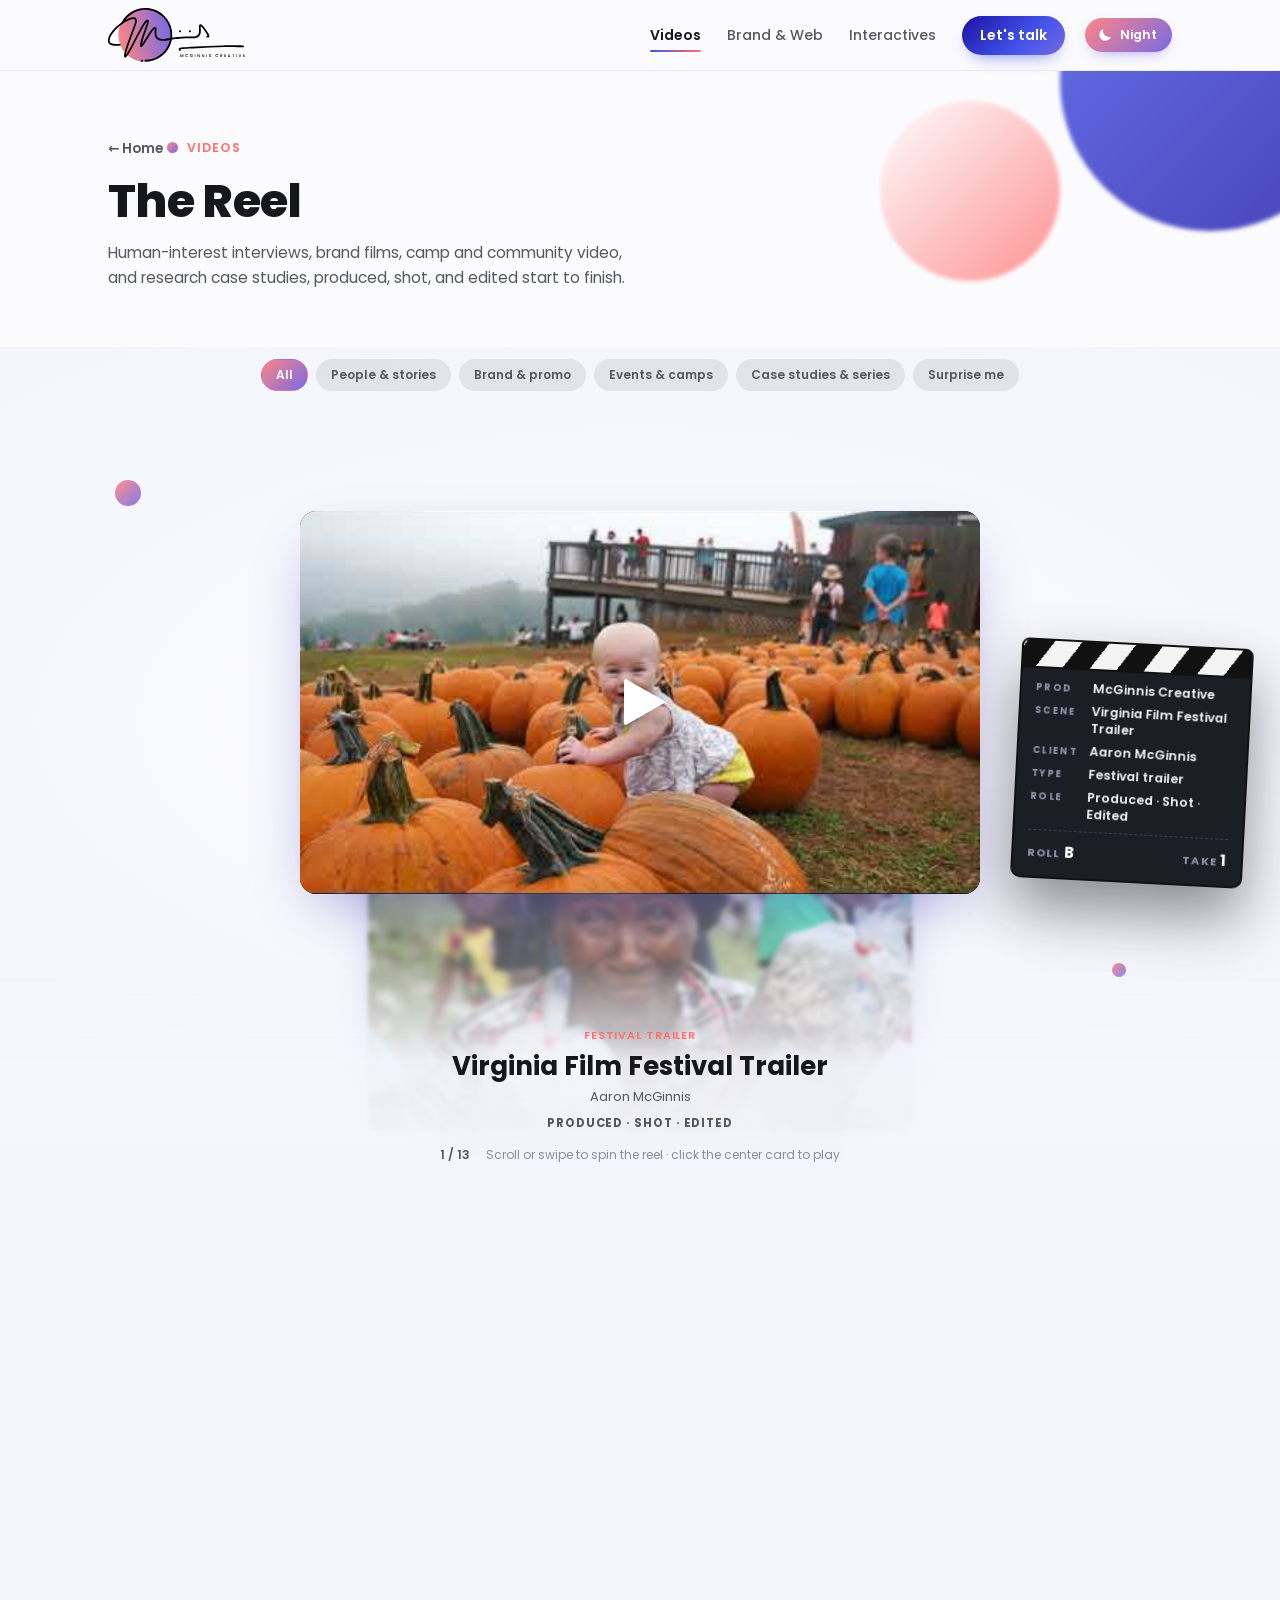
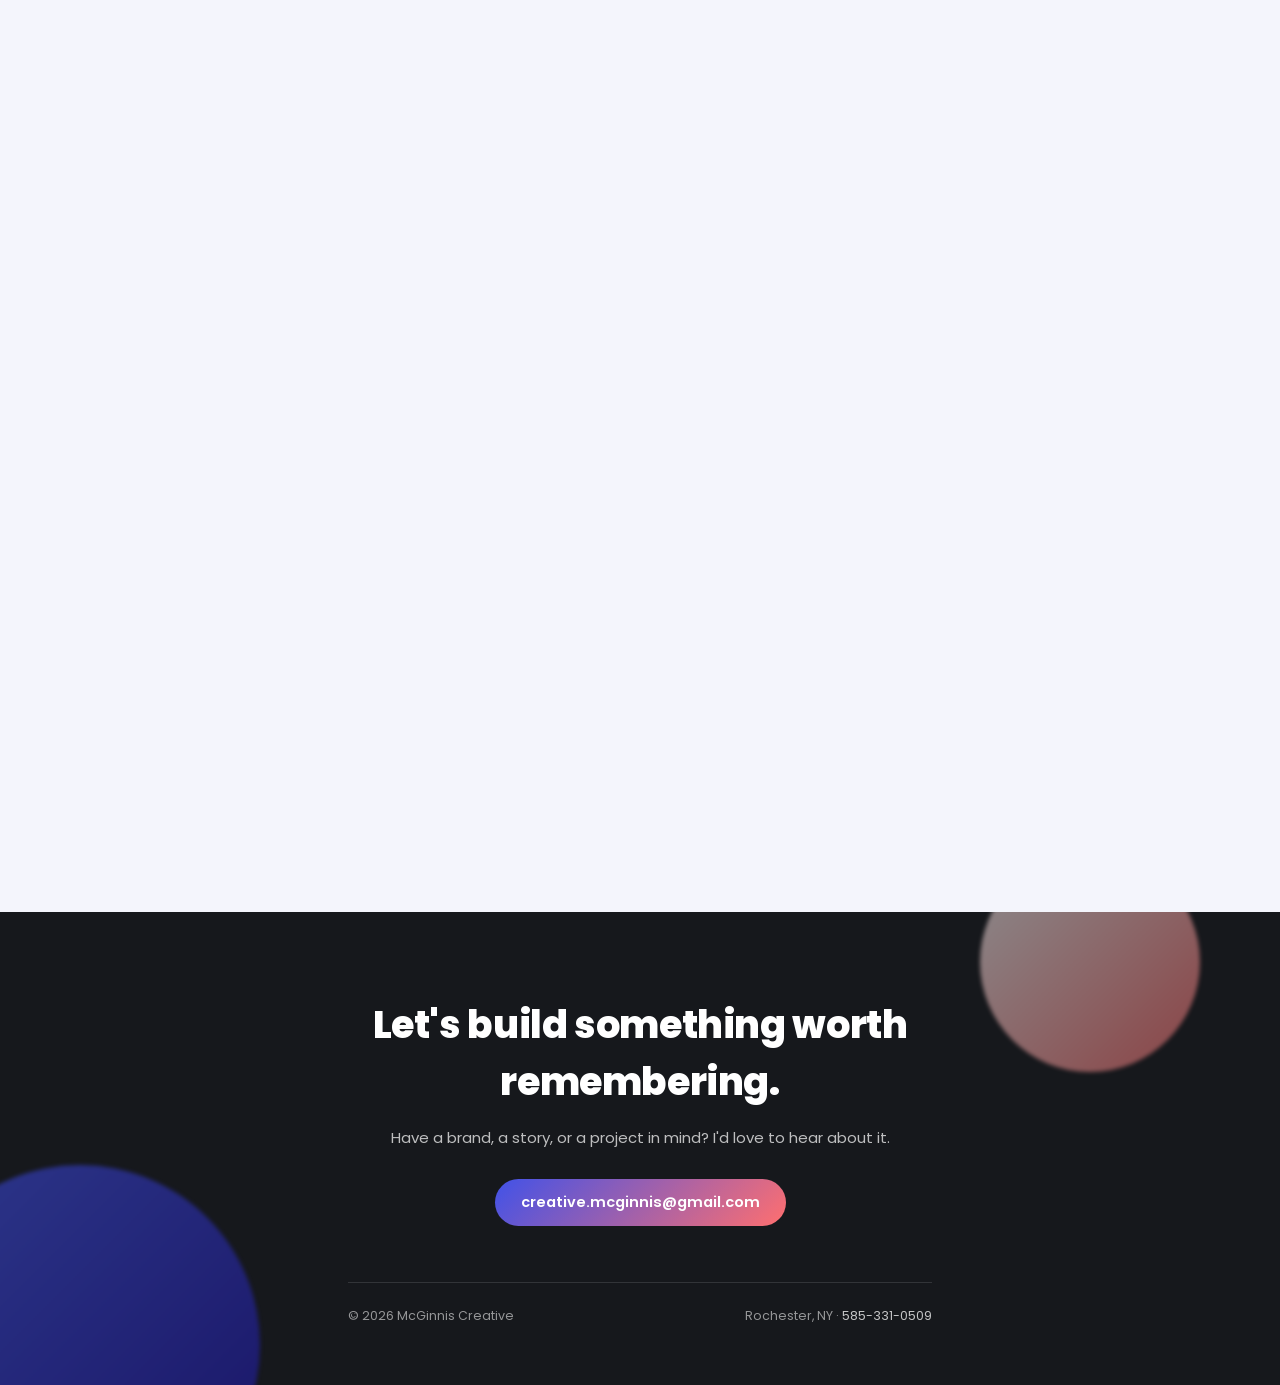
<file: videos.html>
<!DOCTYPE html>
<html lang="en">
<head>
<meta charset="UTF-8">
<meta name="viewport" content="width=device-width, initial-scale=1.0">
<title>Videos | McGinnis Creative</title>
<meta name="description" content="Video work by Aaron McGinnis: human-interest interviews, brand films, camp and community video, and case studies.">
<link rel="preconnect" href="https://fonts.googleapis.com">
<link rel="stylesheet" href="https://fonts.googleapis.com/css2?family=Poppins:wght@400;500;600;700;800&display=swap">
<link rel="icon" type="image/svg+xml" href="assets/favicon.svg">
<meta name="theme-color" content="#fbfbfd">
<link rel="stylesheet" href="css/style.css">
<script src="js/theme.js"></script>
<style>
  /* ---- reel wheel (scroll-driven, enhances the grid below; grid stays as fallback) ---- */
  .wheel{position:relative;--navh:68px;--wbg:#f4f5fc;--wbg2:#fbfbfd;--wbg3:#e6e8f8;--wtext:var(--ink);--wsoft:var(--ink-soft);--wfaint:var(--ink-faint);--wtag:var(--coral-1);--wpill:rgba(22,24,28,.08);--wpill2:rgba(22,24,28,.16);--wbgrgb:244,245,252;background:var(--wbg);}
  html.night .wheel{--wbg:#0f1020;--wbg2:#171a3d;--wbg3:#0b0c1a;--wpill:rgba(255,255,255,.14);--wpill2:rgba(255,255,255,.26);--wbgrgb:15,16,32;--wtag:#ff9a9a;}
  .wheel-stage{position:sticky;top:var(--navh);height:calc(100vh - var(--navh));height:calc(100svh - var(--navh));overflow:hidden;isolation:isolate;
    background:radial-gradient(120% 90% at 50% 45%,var(--wbg2) 0%,var(--wbg) 62%,var(--wbg3) 100%);color:var(--wtext);}
  .wheel-orb{position:absolute;z-index:0;border-radius:50%;background:linear-gradient(135deg,#ff8585,#786ae4);opacity:.9;}
  .wheel-orb.o1{width:26px;height:26px;left:9%;top:16%;}
  .wheel-orb.o2{width:14px;height:14px;right:12%;bottom:24%;}
  .wheel-items{position:absolute;z-index:1;left:0;right:0;top:0;bottom:118px;}
  .wheel-item{position:absolute;left:50%;top:50%;display:block;border-radius:16px;overflow:hidden;background:#0c0e0b;
    box-shadow:0 24px 60px -22px rgba(28,18,163,.45);will-change:transform,filter,opacity;cursor:pointer;
    transition:box-shadow .3s ease;}
  .wheel-item img{width:100%;height:100%;object-fit:cover;display:block;}
  .wheel-item:focus-visible{outline:3px solid #ff8585;outline-offset:4px;}
  .wheel-play{position:absolute;left:50%;top:50%;width:64px;height:64px;margin:-32px 0 0 -32px;opacity:0;transform:scale(.7);
    transition:opacity .3s ease,transform .3s ease;filter:drop-shadow(0 6px 16px rgba(0,0,0,.5));}
  .wheel-play::before{content:"";position:absolute;left:16px;top:8px;border-style:solid;border-width:24px 0 24px 42px;border-color:transparent transparent transparent #fff;border-radius:4px;}
  .wheel-item.active .wheel-play{opacity:1;transform:scale(1);}
  .wheel-caption{position:absolute;left:0;right:0;bottom:0;z-index:2001;text-align:center;padding:64px 20px 44px;background:linear-gradient(180deg,rgba(var(--wbgrgb),0) 0%,rgba(var(--wbgrgb),.92) 46%,var(--wbg) 100%);pointer-events:none;}
  .wheel-tag{margin:0 0 6px;font-size:11px;font-weight:600;letter-spacing:.08em;text-transform:uppercase;color:var(--wtag);}
  .wheel-title{margin:0;font-size:clamp(18px,3.4vw,26px);font-weight:700;line-height:1.25;}
  .wheel-org{margin:4px 0 0;font-size:13px;color:var(--wsoft);}
  .wheel-meta{position:absolute;left:0;right:0;bottom:12px;z-index:2002;display:flex;justify-content:center;gap:16px;font-size:12px;color:var(--wfaint);}
  .wheel-count{font-weight:600;color:var(--wsoft);}
  .wheel-item iframe{position:absolute;inset:0;width:100%;height:100%;border:0;background:#000;}
  .wheel-item.playing{cursor:default;}
  .wheel-item.playing .wheel-play{display:none;}
  .wheel-close{position:absolute;top:8px;right:8px;z-index:3;width:34px;height:34px;border-radius:50%;border:none;cursor:pointer;
    background:rgba(22,24,28,.72);color:#fff;font-size:16px;line-height:1;backdrop-filter:blur(4px);}
  .wheel-close:hover{background:rgba(22,24,28,.95);}
  .wheel-actions{display:none;gap:14px;align-items:center;}
  .wheel-actions.on{display:inline-flex;}
  .wheel-actions button,.wheel-actions a{font:600 12px/1 "Poppins",system-ui,sans-serif;color:var(--wtext);text-decoration:none;background:var(--wpill);
    border:none;border-radius:100px;padding:8px 14px;cursor:pointer;}
  .wheel-actions button:hover,.wheel-actions a:hover{background:var(--wpill2);}
  .wheel-item:fullscreen{width:100vw!important;height:100vh!important;margin:0!important;transform:none!important;filter:none!important;border-radius:0;}
  .wheel-chan{position:absolute;left:0;right:0;top:12px;z-index:2100;display:flex;flex-wrap:wrap;justify-content:center;gap:8px;padding:0 12px;}
  .wheel-chan button{font:600 12px/1 "Poppins",system-ui,sans-serif;color:var(--wsoft);background:var(--wpill);border:1px solid transparent;border-radius:100px;padding:9px 14px;cursor:pointer;transition:all .15s ease;white-space:nowrap;}
  .wheel-chan button:hover{color:var(--wtext);background:var(--wpill2);}
  .wheel-chan button.on{color:#fff;background:linear-gradient(135deg,#ff8585,#786ae4);}
  /* narrow screens: wrapping to 2-3 rows ate into the video card below it, so
     scroll sideways in one row instead of stacking */
  @media (max-width:640px){
    .wheel-chan{
      flex-wrap:nowrap;justify-content:flex-start;overflow-x:auto;
      -webkit-overflow-scrolling:touch;scrollbar-width:none;
      padding:0 14px;mask-image:linear-gradient(90deg,transparent 0,#000 14px,#000 calc(100% - 14px),transparent 100%);
    }
    .wheel-chan::-webkit-scrollbar{display:none;}
    .wheel-chan button{flex:none;}
  }
  .wheel-stage.flip .wheel-items{animation:chanFlip .4s ease;}
  @keyframes chanFlip{0%{opacity:0;transform:scale(.94);filter:blur(6px);}100%{opacity:1;transform:none;filter:none;}}
  .wheel-role{margin:8px 0 0;font-size:11.5px;font-weight:700;letter-spacing:.08em;text-transform:uppercase;color:var(--wsoft);}
  .slate{display:none;position:absolute;right:2.5%;top:50%;margin-top:-118px;width:232px;z-index:2000;transform:rotate(3deg);filter:drop-shadow(0 30px 30px rgba(8,9,20,.45));font-family:"Poppins",system-ui,sans-serif;}
  @media (min-width:1180px){.slate{display:block;}}
  .slate-arm{height:30px;border-radius:8px 8px 0 0;transform-origin:0 100%;background:repeating-linear-gradient(-55deg,#111 0 22px,#f4f4f4 22px 44px);border:2px solid #111;}
  .slate.clap .slate-arm{animation:slateClap .38s ease-out;}
  @keyframes slateClap{0%{transform:rotate(-24deg);}70%{transform:rotate(1.5deg);}100%{transform:none;}}
  .slate-body{background:#1c1e26;border:2px solid #111;border-top:none;border-radius:0 0 10px 10px;padding:10px 14px 14px;color:#f3f3f7;}
  .slate-body dl{margin:0;display:grid;grid-template-columns:auto 1fr;gap:7px 12px;align-items:baseline;}
  .slate-body dt{font-size:9.5px;font-weight:700;letter-spacing:.14em;color:#8f93a8;}
  .slate-body dd{margin:0;font-size:12.5px;font-weight:600;line-height:1.3;}
  .slate-note{grid-column:1/-1;margin:4px 0 0!important;font-style:italic;font-weight:500!important;color:#ffb4b4;}
  .slate-num{display:flex;justify-content:space-between;border-top:1px dashed #3a3d4c;margin-top:9px;padding-top:9px;font-size:11px;font-weight:700;color:#8f93a8;letter-spacing:.1em;}
  .slate-num b{color:#fff;font-size:15px;}
</style>
</head>
<body>

<nav>
  <div class="nav-inner">
    <a class="nav-logo" href="index.html"><img class="logo-day" src="assets/mc-logo.svg" alt="McGinnis Creative"><img class="logo-night" src="assets/mc-logo-light.svg" alt="" aria-hidden="true"></a>
    <button class="theme-toggle" type="button" aria-pressed="false" aria-label="Switch to night mode">
      <svg class="ic-moon" viewBox="0 0 24 24" width="16" height="16" aria-hidden="true"><path fill="currentColor" d="M21 14.5A9 9 0 0 1 9.5 3a9 9 0 1 0 11.5 11.5z"/></svg>
      <svg class="ic-sun" viewBox="0 0 24 24" width="16" height="16" aria-hidden="true"><circle cx="12" cy="12" r="4.2" fill="currentColor"/><g stroke="currentColor" stroke-width="2" stroke-linecap="round"><path d="M12 2.5v2.4M12 19.1v2.4M2.5 12h2.4M19.1 12h2.4M5.3 5.3l1.7 1.7M17 17l1.7 1.7M5.3 18.7L7 17M17 7l1.7-1.7"/></g></svg>
      <span class="tt-label"><span class="tt-day">Night</span><span class="tt-night">Day</span></span>
    </button>
    <button class="nav-toggle" aria-label="Toggle menu" aria-expanded="false">
      <span></span><span></span><span></span>
    </button>
    <div class="nav-links">
      <a class="active" href="videos.html">Videos</a>
      <a href="branding.html">Brand &amp; Web</a>
      <a href="interactives.html">Interactives</a>
      <a class="nav-cta" href="index.html#contact">Let's talk</a>
    </div>
  </div>
</nav>

<section class="page-hero">
  <div class="blob blob-indigo"></div>
  <div class="blob blob-coral"></div>
  <div class="wrap">
    <a class="back-link" href="index.html">← Home</a>
    <p class="page-kicker">Videos</p>
    <h1 class="page-title">The Reel</h1>
    <p class="page-desc">Human-interest interviews, brand films, camp and community video, and research case studies, produced, shot, and edited start to finish.</p>
  </div>
</section>

<section class="section" style="padding-top:8px;">
  <div class="wrap">
    <div class="reel reveal">
      <a class="reel-card" href="https://youtu.be/7MVGm8lQxqY" target="_blank" rel="noopener">
        <div class="reel-thumb"><img src="thumbs/vid14.jpg" alt=""><span class="play-badge"></span></div>
        <div class="reel-body">
          <p class="reel-tag">Festival trailer</p>
          <p class="reel-title">Virginia Film Festival Trailer</p>
          <p class="reel-org">Aaron McGinnis</p>
        </div>
      </a>
      <a class="reel-card" href="https://youtu.be/j3cT0fE-Emk" target="_blank" rel="noopener">
        <div class="reel-thumb"><img src="thumbs/vid15.jpg" alt=""><span class="play-badge"></span></div>
        <div class="reel-body">
          <p class="reel-tag">Brand film</p>
          <p class="reel-title">Sigora: More Than Solar</p>
          <p class="reel-org">Aaron McGinnis</p>
        </div>
      </a>
      <a class="reel-card featured" href="https://youtu.be/ImuMtFGYG8k" target="_blank" rel="noopener">
        <div class="reel-thumb"><img src="thumbs/vid2.jpg" alt=""><span class="play-badge"></span></div>
        <div class="reel-body">
          <p class="reel-tag">Human story</p>
          <p class="reel-title">Becoming the Teacher She Needed, Vanessa Leddick Cole</p>
          <p class="reel-org">Roberts Wesleyan University</p>
        </div>
      </a>
      <a class="reel-card" href="https://youtu.be/6iAzS2aPNh4" target="_blank" rel="noopener">
        <div class="reel-thumb"><img src="thumbs/vid4.jpg" alt=""><span class="play-badge"></span></div>
        <div class="reel-body">
          <p class="reel-tag">Event recap</p>
          <p class="reel-title">Medved Madness</p>
          <p class="reel-org">McGinnis Creative</p>
        </div>
      </a>
      <a class="reel-card featured" href="https://youtu.be/1LGXij4pjcY" target="_blank" rel="noopener">
        <div class="reel-thumb"><img src="thumbs/vid1.jpg" alt=""><span class="play-badge"></span></div>
        <div class="reel-body">
          <p class="reel-tag">Human story</p>
          <p class="reel-title">Lauren McCrae, Transfer Student Story</p>
          <p class="reel-org">Roberts Wesleyan University</p>
        </div>
      </a>
      <a class="reel-card" href="https://youtu.be/SFq5f_HO1b0" target="_blank" rel="noopener">
        <div class="reel-thumb"><img src="thumbs/vid7.jpg" alt=""><span class="play-badge"></span></div>
        <div class="reel-body">
          <p class="reel-tag">Camp</p>
          <p class="reel-title">SB2W Counselor Promo</p>
          <p class="reel-org">SB2w Adventure &amp; Sports Camp</p>
        </div>
      </a>
      <a class="reel-card" href="https://youtu.be/gZ7B6BsAr8s" target="_blank" rel="noopener">
        <div class="reel-thumb"><img src="thumbs/vid3.jpg" alt=""><span class="play-badge"></span></div>
        <div class="reel-body">
          <p class="reel-tag">Human story</p>
          <p class="reel-title">Thank You, Teachers!</p>
          <p class="reel-org">Roberts Wesleyan University</p>
        </div>
      </a>
      <a class="reel-card" href="https://youtu.be/C15HSMfV_gU" target="_blank" rel="noopener">
        <div class="reel-thumb"><img src="thumbs/vid8.jpg" alt=""><span class="play-badge"></span></div>
        <div class="reel-body">
          <p class="reel-tag">Community</p>
          <p class="reel-title">Trail Collective</p>
          <p class="reel-org">McGinnis Creative</p>
        </div>
      </a>
      <a class="reel-card" href="https://youtu.be/8Gi6fZOs2EM" target="_blank" rel="noopener">
        <div class="reel-thumb"><img src="thumbs/vid5.jpg" alt=""><span class="play-badge"></span></div>
        <div class="reel-body">
          <p class="reel-tag">Event recap</p>
          <p class="reel-title">The Feast 2025 Recap</p>
          <p class="reel-org">McGinnis Creative</p>
        </div>
      </a>
      <a class="reel-card" href="https://youtu.be/9Aw-Q8vlb2w" target="_blank" rel="noopener">
        <div class="reel-thumb"><img src="thumbs/vid11.jpg" alt=""><span class="play-badge"></span></div>
        <div class="reel-body">
          <p class="reel-tag">Hype / promo</p>
          <p class="reel-title">Women's Soccer ECC Hype Video</p>
          <p class="reel-org">McGinnis Creative</p>
        </div>
      </a>
      <a class="reel-card" href="https://youtu.be/8ABqCLULjmo" target="_blank" rel="noopener">
        <div class="reel-thumb"><img src="thumbs/vid6.jpg" alt=""><span class="play-badge"></span></div>
        <div class="reel-body">
          <p class="reel-tag">Content series</p>
          <p class="reel-title">Did You Know? Roberts 150 Trivia #1</p>
          <p class="reel-org">Roberts Wesleyan University</p>
        </div>
      </a>
      <a class="reel-card" href="https://www.youtube.com/watch?v=5iBQG03HSeU" target="_blank" rel="noopener">
        <div class="reel-thumb"><img src="thumbs/vid12.jpg" alt=""><span class="play-badge"></span></div>
        <div class="reel-body">
          <p class="reel-tag">Case study</p>
          <p class="reel-title">American Underground, Case Study Trailer</p>
          <p class="reel-org">Institute for Advanced Studies in Culture</p>
        </div>
      </a>
      <a class="reel-card" href="https://vimeo.com/281266781" target="_blank" rel="noopener">
        <div class="reel-thumb"><img src="thumbs/vid13.jpg" alt=""><span class="play-badge"></span></div>
        <div class="reel-body">
          <p class="reel-tag">Case study</p>
          <p class="reel-title">CXC Case Study</p>
          <p class="reel-org">Thriving Cities Group</p>
        </div>
      </a>
    </div>
  </div>
</section>

<section class="contact" id="contact">
  <div class="blob blob-indigo"></div>
  <div class="blob blob-coral"></div>
  <div class="wrap contact-inner">
    <h2>Let's build something worth remembering.</h2>
    <p>Have a brand, a story, or a project in mind? I'd love to hear about it.</p>
    <a class="btn btn-primary" href="mailto:creative.mcginnis@gmail.com">creative.mcginnis@gmail.com</a>
    <footer>
      <span>© <span id="year"></span> McGinnis Creative</span>
      <span>Rochester, NY · <a href="tel:5853310509">585-331-0509</a></span>
    </footer>
  </div>
</section>

<script>
  document.documentElement.classList.add('js');
  document.getElementById('year').textContent = new Date().getFullYear();
  var toggle = document.querySelector('.nav-toggle');
  var links = document.querySelector('.nav-links');
  if(toggle){
    toggle.addEventListener('click', function(){
      var open = links.classList.toggle('open');
      toggle.setAttribute('aria-expanded', open);
    });
  }
  var els = document.querySelectorAll('.reveal');
  if('IntersectionObserver' in window){
    var io = new IntersectionObserver(function(entries){
      entries.forEach(function(e){
        if(e.isIntersecting){ e.target.classList.add('in'); io.unobserve(e.target); }
      });
    }, {threshold:.08, rootMargin:'0px 0px -30px 0px'});
    els.forEach(function(el){ io.observe(el); });
  } else {
    els.forEach(function(el){ el.classList.add('in'); });
  }
</script>
<script>
(function(){
  var grid = document.querySelector('.reel');
  if(!grid || window.matchMedia('(prefers-reduced-motion: reduce)').matches) return;
  var cards = [].slice.call(grid.querySelectorAll('.reel-card'));
  var NALL = cards.length; if(NALL < 3) return;
  var N = NALL, vis = cards.map(function(c, i){ return i; });
  var gridSection = grid.closest('section');
  var nav = document.querySelector('nav');

  var wrap = document.createElement('section');
  wrap.className = 'wheel'; wrap.id = 'reelWheel';
  wrap.setAttribute('aria-label', 'Video reel');
  wrap.innerHTML = '<div class="wheel-stage"><div class="wheel-orb o1"></div><div class="wheel-orb o2"></div><div class="wheel-chan" id="wChan"></div><div class="slate" id="slate" aria-hidden="true"></div>' +
    '<div class="wheel-items"></div>' +
    '<div class="wheel-caption"><p class="wheel-tag"></p><h2 class="wheel-title"></h2><p class="wheel-org"></p><p class="wheel-role"></p></div>' +
    '<div class="wheel-meta"><span class="wheel-count"></span><span class="wheel-hint">Scroll or swipe to spin the reel · click the center card to play</span><span class="wheel-actions"><button type="button" class="wheel-fs">⛶ Full screen</button><a class="wheel-out" target="_blank" rel="noopener">Open on YouTube ↗</a></span></div></div>';
  gridSection.parentNode.insertBefore(wrap, gridSection);
  gridSection.hidden = true;

  var stage = wrap.querySelector('.wheel-stage'), holder = wrap.querySelector('.wheel-items');
  var capTag = wrap.querySelector('.wheel-tag'), capTitle = wrap.querySelector('.wheel-title'), capOrg = wrap.querySelector('.wheel-org'), capRole = wrap.querySelector('.wheel-role');
  var countEl = wrap.querySelector('.wheel-count'), caption = wrap.querySelector('.wheel-caption');

  var CH = {'Human story':'people','Community':'people','Brand film':'brand','Festival trailer':'brand','Hype / promo':'brand','Event recap':'events','Camp':'events','Case study':'cases','Content series':'cases'};
  var CHAN = [['all','All'],['people','People & stories'],['brand','Brand & promo'],['events','Events & camps'],['cases','Case studies & series']];
  var ROLE = 'Produced · Shot · Edited';
  var NOTES = {}; /* optional one-liners keyed by exact video title, shown on the slate */
  function embedUrl(href){
    var m;
    if((m = href.match(/youtu\.be\/([\w-]{6,})/)) || (m = href.match(/[?&]v=([\w-]{6,})/)))
      return 'https://www.youtube-nocookie.com/embed/' + m[1] + '?autoplay=1&rel=0&playsinline=1&modestbranding=1';
    if((m = href.match(/vimeo\.com\/(\d+)/))) return 'https://player.vimeo.com/video/' + m[1] + '?autoplay=1';
    return null;
  }
  var playing = -1;
  var actions = wrap.querySelector('.wheel-actions'), hint = wrap.querySelector('.wheel-hint');
  var fsBtn = wrap.querySelector('.wheel-fs'), outLink = wrap.querySelector('.wheel-out');

  var items = cards.map(function(c, i){
    var a = document.createElement('div');
    a.className = 'wheel-item'; a.tabIndex = 0; a.setAttribute('role', 'button');
    var title = c.querySelector('.reel-title').textContent;
    a.setAttribute('aria-label', 'Play video: ' + title);
    var thumb = '<img src="' + c.querySelector('img').getAttribute('src') + '" alt=""><span class="wheel-play"></span>';
    a.innerHTML = thumb;
    a.addEventListener('click', function(e){
      if(e.target.closest('.wheel-close')) return;
      if(vis.indexOf(i) !== current){ goTo(vis.indexOf(i)); return; }
      if(playing !== i) play(i);
    });
    a.addEventListener('keydown', function(e){
      if((e.key === 'Enter' || e.key === ' ') && e.target === a){ e.preventDefault(); a.click(); }
    });
    a.addEventListener('focus', function(){ if(vis.indexOf(i) !== current) goTo(vis.indexOf(i)); });
    holder.appendChild(a);
    return {el:a, chan:CH[c.querySelector('.reel-tag').textContent] || 'brand', thumb:thumb, href:c.href, embed:embedUrl(c.href), tag:c.querySelector('.reel-tag').textContent, title:title, org:c.querySelector('.reel-org').textContent};
  });

  function play(i){
    var it = items[i];
    if(!it.embed){ window.open(it.href, '_blank', 'noopener'); return; }
    stop();
    playing = i;
    it.el.classList.add('playing');
    it.el.setAttribute('aria-label', it.title);
    it.el.innerHTML = '<iframe src="' + it.embed + '" title="' + it.title.replace(/"/g, '&quot;') + '" allow="autoplay; fullscreen; picture-in-picture; encrypted-media" allowfullscreen referrerpolicy="strict-origin-when-cross-origin"></iframe>' +
      '<button type="button" class="wheel-close" aria-label="Close video">✕</button>';
    it.el.querySelector('.wheel-close').addEventListener('click', function(e){ e.stopPropagation(); stop(); });
    showActions();
  }
  function stop(){
    if(playing < 0) return;
    if(document.fullscreenElement) { try { document.exitFullscreen(); } catch(e){} }
    var it = items[playing];
    it.el.classList.remove('playing');
    it.el.setAttribute('aria-label', 'Play video: ' + it.title);
    it.el.innerHTML = it.thumb;
    playing = -1;
    showActions();
  }
  function showActions(){
    var on = playing >= 0;
    actions.classList.toggle('on', on);
    hint.style.display = on ? 'none' : '';
    if(on) outLink.href = items[playing].href;
  }
  fsBtn.addEventListener('click', function(){
    if(playing < 0) return;
    var el = items[playing].el, fn = el.requestFullscreen || el.webkitRequestFullscreen;
    if(fn) fn.call(el); else { var f = el.querySelector('iframe'); if(f && f.requestFullscreen) f.requestFullscreen(); }
  });
  document.addEventListener('keydown', function(e){ if(e.key === 'Escape' && playing >= 0 && !document.fullscreenElement) stop(); });

  var W = 600, H = 338, stepPx = 320, navH = 68, current = -1;

  function measure(){
    navH = nav ? nav.offsetHeight : 68;
    wrap.style.setProperty('--navh', navH + 'px');
    var stageH = window.innerHeight - navH;
    var avail = stageH - 118;
    W = Math.min(680, window.innerWidth * 0.88);
    H = W * 9 / 16;
    if(H > avail * 0.6){ H = avail * 0.6; W = H * 16 / 9; }
    stepPx = Math.max(240, window.innerHeight * 0.42);
    wrap.style.height = (stageH + (N - 1) * stepPx) + 'px';
    items.forEach(function(it){ it.el.style.width = W + 'px'; it.el.style.height = H + 'px'; it.el.style.marginLeft = (-W/2) + 'px'; it.el.style.marginTop = (-H/2) + 'px'; });
  }

  function wrapAbsTop(){ return wrap.getBoundingClientRect().top + window.pageYOffset; }
  function goTo(i){ window.scrollTo({top: wrapAbsTop() - navH + i * stepPx, behavior: 'smooth'}); }

  var slateEl = wrap.querySelector('#slate');
  function updateSlate(it, k){
    var letter = {people:'A', brand:'B', events:'C', cases:'D'}[it.chan] || 'A';
    function row(dt, dd){ return '<dt>' + dt + '</dt><dd>' + dd + '</dd>'; }
    var esc = function(t){ return String(t).replace(/&/g, '&amp;').replace(/</g, '&lt;'); };
    slateEl.innerHTML = '<div class="slate-arm"></div><div class="slate-body"><dl>' + row('PROD', 'McGinnis Creative') + row('SCENE', esc(it.title)) + row('CLIENT', esc(it.org)) + row('TYPE', esc(it.tag)) + row('ROLE', ROLE) + (NOTES[it.title] ? '<dd class="slate-note">' + esc(NOTES[it.title]) + '</dd>' : '') + '</dl><div class="slate-num"><span>ROLL <b>' + letter + '</b></span><span>TAKE <b>' + (k + 1) + '</b></span></div></div>';
    slateEl.classList.remove('clap'); void slateEl.offsetWidth; slateEl.classList.add('clap');
  }
  function render(){
    var rect = wrap.getBoundingClientRect();
    var p = N > 1 ? Math.min(1, Math.max(0, (navH - rect.top) / ((N - 1) * stepPx))) * (N - 1) : 0;
    var S1 = H * 0.72, S2 = H * 0.42;
    for(var k = 0; k < N; k++){
      var d = k - p, ad = Math.abs(d), el = items[vis[k]].el;
      if(ad > 3.6){ el.style.visibility = 'hidden'; el.style.opacity = 0; continue; }
      var off = ad < 1 ? ad * S1 : S1 + (ad - 1) * S2;
      var y = (d < 0 ? -1 : 1) * off;
      var sc = Math.max(0.4, 1 - ad * 0.2);
      var blur = Math.min(7, ad * 2.8);
      el.style.visibility = 'visible';
      el.style.opacity = Math.max(0, 1 - ad * 0.34).toFixed(3);
      el.style.zIndex = 1000 - Math.round(ad * 100);
      el.style.filter = blur > 0.15 ? 'blur(' + blur.toFixed(2) + 'px)' : 'none';
      el.style.transform = 'translateY(' + y.toFixed(1) + 'px) scale(' + sc.toFixed(3) + ')';
    }
    var idx = Math.round(p);
    if(idx !== current){
      if(playing >= 0 && playing !== vis[idx]) stop();
      items.forEach(function(x){ x.el.classList.remove('active'); });
      current = idx; var it = items[vis[idx]]; it.el.classList.add('active');
      capTag.textContent = it.tag; capTitle.textContent = it.title; capOrg.textContent = it.org; capRole.textContent = ROLE;
      countEl.textContent = (idx + 1) + ' / ' + N;
      updateSlate(it, idx);
    }
    return p;
  }

  var chanEl = wrap.querySelector('#wChan'), chanKey = 'all';
  function setChannel(key){
    chanKey = key; stop();
    vis = []; items.forEach(function(it, i){ var on = key === 'all' || it.chan === key; it.el.style.display = on ? '' : 'none'; if(on) vis.push(i); });
    N = vis.length; current = -1;
    chanEl.querySelectorAll('button').forEach(function(b){ b.classList.toggle('on', b.getAttribute('data-k') === key || (b.getAttribute('data-k') === 'lucky' && false)); });
    measure(); window.scrollTo({top: wrapAbsTop() - navH, behavior: 'instant'}); render();
    stage.classList.remove('flip'); void stage.offsetWidth; stage.classList.add('flip');
  }
  CHAN.forEach(function(c){ var b = document.createElement('button'); b.type = 'button'; b.setAttribute('data-k', c[0]); b.textContent = c[1]; if(c[0] === 'all') b.classList.add('on'); b.addEventListener('click', function(){ setChannel(c[0]); }); chanEl.appendChild(b); });
  var lucky = document.createElement('button'); lucky.type = 'button'; lucky.setAttribute('data-k', 'lucky'); lucky.textContent = 'Surprise me';
  lucky.addEventListener('click', function(){ var k = Math.floor(Math.random() * N); if(k === current) k = (k + 1) % N; goTo(k); });
  chanEl.appendChild(lucky);

  var ticking = false, idle = null;
  function onScroll(){
    if(!ticking){ ticking = true; requestAnimationFrame(function(){ ticking = false; render(); }); }
    clearTimeout(idle);
    idle = setTimeout(function(){
      var rect = wrap.getBoundingClientRect();
      var raw = (navH - rect.top) / stepPx;
      if(raw < 0 || raw > N - 1) return;
      var near = Math.round(raw);
      if(Math.abs(raw - near) > 0.05) goTo(near);
    }, 170);
  }
  measure(); render();
  window.addEventListener('scroll', onScroll, {passive:true});
  window.addEventListener('resize', function(){ measure(); render(); });
  window.wheelDebug = {render: render, measure: measure, items: items, get N(){ return N; }, setChannel: setChannel};
})();
</script>
</body>
</html>
</file>
<file: css/style.css>
:root{
  color-scheme: light;
  --ink:#16181c;
  --ink-soft:#54585f;
  --ink-faint:#8a8e97;
  --bg:#fbfbfd;
  --paper:#ffffff;
  --line:#eaeaf1;
  --indigo-1:#4152e8;
  --indigo-2:#1c12a3;
  --coral-1:#ff6f6f;
  --coral-2:#ffb3ab;
  --coral-soft:#ffeeec;
  --indigo-soft:#eceeff;
}

*{box-sizing:border-box;}
html{scroll-behavior:smooth;}
html,body{margin:0;padding:0;}
body{
  background:var(--bg);
  color:var(--ink);
  font-family:"Poppins",system-ui,sans-serif;
  -webkit-font-smoothing:antialiased;
  overflow-x:hidden;
}
img{max-width:100%;display:block;}
a{color:inherit;}

.wrap{max-width:1120px;margin:0 auto;padding-inline:28px;}

/* ---- nav ---- */
nav{
  position:sticky;top:0;z-index:50;
  background:rgba(251,251,253,.86);
  backdrop-filter:blur(10px);
  border-bottom:1px solid var(--line);
}
/* phones/tablets: slide the nav out of the way on scroll-down, back on scroll-up
   (see the scroll listener in js/theme.js) so it doesn't eat the screen.
   Skipped while the mobile menu is open: transforming <nav> would make it the
   containing block for the menu's position:fixed panel and collapse it to a sliver. */
@media (max-width:820px){
  nav{transition:transform .25s ease;}
  html.mc-scrolled-down nav:not(:has(.nav-links.open)){transform:translateY(-100%);}
}
.nav-inner{
  max-width:1120px;margin:0 auto;padding:14px 28px;
  display:flex;align-items:center;justify-content:space-between;gap:20px;
}
.nav-logo{display:flex;align-items:center;gap:0;}
.nav-logo img{height:54px;width:auto;margin:-6px 0;}
.nav-logo .logo-night{display:none;}
.nav-links{display:flex;gap:26px;align-items:center;margin-left:auto;order:2;}
.nav-links a{
  font-size:14px;font-weight:500;text-decoration:none;color:var(--ink-soft);
  transition:color .15s ease;
  position:relative;
}
.nav-links a:hover{color:var(--indigo-1);}
.nav-links a.active{color:var(--ink);font-weight:600;}
.nav-links a.active::after{
  content:"";position:absolute;left:0;right:0;bottom:-6px;height:2px;
  background:linear-gradient(90deg,var(--indigo-1),var(--coral-1));border-radius:2px;
}
.nav-cta{
  font-size:13.5px;font-weight:600;color:#fff;background:var(--ink);
  padding:9px 18px;border-radius:100px;text-decoration:none;
  transition:transform .15s ease, background .15s ease;
  white-space:nowrap;
}
.nav-cta:hover{background:var(--indigo-2);transform:translateY(-1px);}
.nav-toggle{display:none;background:none;border:none;cursor:pointer;padding:6px;order:4;}
.nav-toggle span{display:block;width:22px;height:2px;background:var(--ink);margin:4px 0;border-radius:2px;}
@media (max-width:720px){
  .nav-links{
    position:fixed;inset:60px 0 0 0;background:var(--paper);
    flex-direction:column;align-items:flex-start;gap:0;padding:10px 28px 28px;
    transform:translateY(-8px);opacity:0;pointer-events:none;
    transition:opacity .2s ease, transform .2s ease;
  }
  .nav-links.open{opacity:1;transform:none;pointer-events:auto;}
  /* nav's own backdrop-filter makes it the containing block for this fixed panel,
     which collapses the panel to a sliver sized to the header instead of the full
     screen; drop the blur while the menu is open so the panel sizes correctly */
  nav:has(.nav-links.open){backdrop-filter:none;-webkit-backdrop-filter:none;}
  .nav-links a{padding:14px 0;width:100%;border-bottom:1px solid var(--line);}
  .nav-cta{margin-top:14px;}
  /* .nav-links a above (higher specificity) was zeroing out the pill's own side
     padding, crowding "Let's talk" right up against the rounded edges */
  .nav-links a.nav-cta{padding:14px 22px;border-bottom:none;text-align:center;}
  .nav-toggle{display:block;}
  .theme-toggle{margin-left:auto;}
  .theme-toggle .tt-label{display:none;}
  .theme-toggle{padding:9px;}
}

/* ---- decorative blobs (ambient drift) ---- */
.blob{position:absolute;border-radius:50%;filter:blur(2px);pointer-events:none;z-index:0;}
.blob-indigo{background:linear-gradient(135deg,var(--indigo-1),var(--indigo-2));}
.blob-coral{background:linear-gradient(135deg,#fff,var(--coral-1));}
@keyframes driftA{
  0%{transform:translate(0,0) scale(1);}
  50%{transform:translate(-18px,22px) scale(1.04);}
  100%{transform:translate(0,0) scale(1);}
}
@keyframes driftB{
  0%{transform:translate(0,0) scale(1);}
  50%{transform:translate(16px,-16px) scale(.97);}
  100%{transform:translate(0,0) scale(1);}
}
.blob-indigo{animation:driftA 16s ease-in-out infinite;}
.blob-coral{animation:driftB 13s ease-in-out infinite;}
@media (prefers-reduced-motion: reduce){
  .blob-indigo,.blob-coral{animation:none;}
}

/* ---- page header (non-home pages) ---- */
.page-hero{position:relative;padding:64px 0 56px;overflow:hidden;}
.page-hero .blob-indigo{width:300px;height:300px;top:-140px;right:-80px;opacity:.8;}
.page-hero .blob-coral{width:180px;height:180px;top:30px;right:220px;opacity:.75;}
.page-kicker{
  font-size:12.5px;font-weight:600;letter-spacing:.08em;text-transform:uppercase;
  color:var(--coral-1);margin:0 0 12px;position:relative;z-index:1;
}
.page-title{
  font-size:clamp(30px,4.4vw,46px);font-weight:800;letter-spacing:-.015em;
  margin:0 0 14px;color:var(--ink);position:relative;z-index:1;text-wrap:balance;
}
.page-desc{font-size:15.5px;line-height:1.65;color:var(--ink-soft);max-width:60ch;margin:0;position:relative;z-index:1;}
.back-link{
  display:inline-flex;align-items:center;gap:6px;font-size:13.5px;font-weight:600;
  color:var(--ink-soft);text-decoration:none;margin-bottom:18px;position:relative;z-index:1;
}
.back-link:hover{color:var(--indigo-1);}

/* ---- hero (home) ---- */
.hero{position:relative;padding:72px 0 44px;overflow:hidden;}
.hero .blob-indigo{width:420px;height:420px;top:-160px;right:-120px;opacity:.9;}
.hero .blob-coral{width:260px;height:260px;top:60px;right:180px;opacity:.85;}
.hero-grid{position:relative;z-index:1;display:grid;grid-template-columns:1.25fr .75fr;gap:56px;align-items:center;}
.eyebrow{
  display:inline-flex;align-items:center;gap:8px;
  font-size:12.5px;font-weight:600;letter-spacing:.06em;text-transform:uppercase;
  color:var(--indigo-2);background:var(--indigo-soft);
  padding:6px 14px;border-radius:100px;margin:0 0 22px;
}
.eyebrow::before{content:"";width:6px;height:6px;border-radius:50%;background:var(--coral-1);}
h1{
  font-weight:800;font-size:clamp(34px,5vw,54px);line-height:1.06;letter-spacing:-.02em;
  margin:0 0 20px;text-wrap:balance;color:var(--ink);
}
h1 .accent{
  background:linear-gradient(135deg,var(--indigo-1),var(--coral-1));
  -webkit-background-clip:text;background-clip:text;color:transparent;
}
.hero-sub{font-size:16.5px;line-height:1.65;color:var(--ink-soft);max-width:50ch;margin:0 0 30px;}
.hero-actions{display:flex;gap:14px;flex-wrap:wrap;}
.btn{
  font-size:14.5px;font-weight:600;padding:13px 26px;border-radius:100px;
  text-decoration:none;display:inline-flex;align-items:center;gap:8px;
  transition:transform .15s ease, box-shadow .15s ease;
}
.btn-primary{background:var(--ink);color:#fff;}
.btn-primary:hover{transform:translateY(-2px);box-shadow:0 10px 24px -10px rgba(22,24,28,.45);}
.btn-ghost{background:var(--paper);color:var(--ink);border:1.5px solid var(--line);}
.btn-ghost:hover{border-color:var(--indigo-1);color:var(--indigo-1);transform:translateY(-2px);}

.hero-photo{position:relative;z-index:1;}
.hero-photo-frame{position:relative;aspect-ratio:1;border-radius:28px;overflow:hidden;box-shadow:0 30px 60px -24px rgba(28,18,163,.35);}
.hero-photo-frame img{width:100%;height:100%;object-fit:cover;}
.hero-photo-tag{
  position:absolute;left:-14px;bottom:-14px;background:var(--paper);
  border:1px solid var(--line);border-radius:14px;padding:10px 16px;
  font-size:12.5px;font-weight:600;box-shadow:0 12px 30px -14px rgba(22,24,28,.25);
}
.hero-photo-tag span{display:block;font-size:10.5px;font-weight:500;color:var(--ink-faint);margin-top:1px;}
@media (max-width:820px){
  .hero-grid{grid-template-columns:1fr;}
  .hero-photo{order:-1;max-width:280px;margin:0 auto 8px;}
}

/* ---- reveal ---- */
.reveal{opacity:1;transform:none;transition:opacity .6s ease, transform .6s ease;}
.js .reveal{opacity:0;transform:translateY(18px);}
.js .reveal.in{opacity:1;transform:none;}
@media (prefers-reduced-motion: reduce){.js .reveal{opacity:1;transform:none;transition:none;}}

/* ---- section shell ---- */
.section{padding:80px 0;position:relative;}
.section-head{max-width:640px;margin:0 0 44px;}
.section-kicker{font-size:12.5px;font-weight:600;letter-spacing:.08em;text-transform:uppercase;color:var(--coral-1);margin:0 0 12px;}
.section-title{font-size:clamp(24px,3vw,32px);font-weight:700;letter-spacing:-.01em;margin:0 0 12px;color:var(--ink);}
.section-desc{font-size:14.5px;line-height:1.65;color:var(--ink-soft);margin:0;}

/* ---- about (home) ---- */
.about{padding:88px 0;background:var(--paper);border-top:1px solid var(--line);border-bottom:1px solid var(--line);}
.about-grid{display:grid;grid-template-columns:.72fr 1.28fr;gap:52px;align-items:center;}
.about-photo{border-radius:22px;overflow:hidden;aspect-ratio:4/5;box-shadow:0 24px 50px -22px rgba(22,24,28,.3);}
.about-photo img{width:100%;height:100%;object-fit:cover;}
.about-text p{font-size:15px;line-height:1.7;color:var(--ink-soft);margin:0 0 16px;}
.about-text strong{color:var(--ink);}
.about-text-solo{max-width:640px;margin:0 auto;text-align:left;}
.about-signature{height:64px;width:auto;margin:6px 0 22px;}
.fact-row{display:flex;flex-wrap:wrap;gap:10px;margin-top:22px;}
.fact-chip{font-size:12.5px;font-weight:500;color:var(--ink-soft);background:var(--bg);border:1px solid var(--line);border-radius:100px;padding:7px 14px;}
@media (max-width:820px){.about-grid{grid-template-columns:1fr;}.about-photo{max-width:280px;margin:0 auto;}}

/* ---- explore nav cards (home) ---- */
.explore-grid{display:grid;grid-template-columns:repeat(2,1fr);gap:20px;}
.explore-card{
  position:relative;display:block;text-decoration:none;color:inherit;
  background:var(--paper);border:1px solid var(--line);border-radius:22px;
  padding:32px 30px;overflow:hidden;
  transition:transform .22s ease, box-shadow .22s ease, border-color .22s ease;
}
.explore-card:hover{transform:translateY(-5px);box-shadow:0 26px 50px -26px rgba(22,24,28,.3);border-color:transparent;}
.explore-card .tag{
  display:inline-block;font-size:11px;font-weight:700;letter-spacing:.06em;text-transform:uppercase;
  padding:5px 12px;border-radius:100px;margin-bottom:16px;
}
.explore-card.videos .tag{background:var(--indigo-soft);color:var(--indigo-2);}
.explore-card.branding .tag{background:var(--coral-soft);color:#c23e3e;}
.explore-card.websites .tag{background:var(--indigo-soft);color:var(--indigo-2);}
.explore-card.interactives .tag{background:var(--coral-soft);color:#c23e3e;}
.explore-card h3{font-size:21px;font-weight:700;margin:0 0 8px;}
.explore-card p{font-size:13.5px;line-height:1.55;color:var(--ink-soft);margin:0 0 18px;}
.explore-arrow{font-size:14px;font-weight:600;display:inline-flex;align-items:center;gap:6px;color:var(--ink);}
.explore-card:hover .explore-arrow{color:var(--indigo-1);}
.explore-arrow span{transition:transform .2s ease;}
.explore-card:hover .explore-arrow span{transform:translateX(4px);}
.explore-card::after{
  content:"";position:absolute;width:140px;height:140px;border-radius:50%;
  right:-50px;bottom:-60px;opacity:.14;
  background:linear-gradient(135deg,var(--indigo-1),var(--coral-1));
  transition:transform .3s ease;
}
.explore-card:hover::after{transform:scale(1.25);}
@media (max-width:680px){.explore-grid{grid-template-columns:1fr;}}

/* ---- reel ---- */
.reel{display:grid;grid-template-columns:repeat(auto-fill,minmax(250px,1fr));gap:20px;}
.reel-card{
  display:block;text-decoration:none;color:inherit;background:var(--paper);
  border:1px solid var(--line);border-radius:16px;overflow:hidden;
  transition:transform .2s ease, box-shadow .2s ease, border-color .2s ease;
}
.reel-card:hover{transform:translateY(-4px);box-shadow:0 20px 40px -20px rgba(65,82,232,.35);border-color:var(--indigo-1);}
.reel-thumb{position:relative;aspect-ratio:16/9;background:#0c0e0b;overflow:hidden;}
.reel-thumb img{width:100%;height:100%;object-fit:cover;transition:transform .35s ease;}
.reel-card:hover .reel-thumb img{transform:scale(1.05);}
.play-badge{position:absolute;inset:0;display:flex;align-items:center;justify-content:center;background:rgba(20,15,50,0);transition:background .2s ease;}
.reel-card:hover .play-badge{background:rgba(20,15,50,.12);}
.reel-thumb::before{
  content:"";position:absolute;left:50%;top:50%;transform:translate(-50%,-50%);
  width:0;height:0;border-style:solid;border-width:9px 0 9px 15px;
  border-color:transparent transparent transparent var(--ink);z-index:2;margin-left:3px;
}
.reel-thumb::after{
  content:"";position:absolute;left:50%;top:50%;transform:translate(-50%,-50%);
  width:44px;height:44px;border-radius:50%;background:rgba(255,255,255,.94);z-index:1;
  box-shadow:0 8px 20px -6px rgba(0,0,0,.35);
}
.reel-body{padding:14px 15px 16px;}
.reel-tag{font-size:10.5px;font-weight:600;letter-spacing:.06em;text-transform:uppercase;color:var(--indigo-1);margin:0 0 6px;}
.reel-title{font-size:13.5px;font-weight:600;line-height:1.35;margin:0 0 3px;}
.reel-org{font-size:11.5px;color:var(--ink-faint);}
.reel-card.featured{grid-column:1/-1;display:grid;grid-template-columns:1.1fr .9fr;}
.reel-card.featured .reel-thumb{aspect-ratio:auto;}
.reel-card.featured .reel-body{padding:20px 24px;display:flex;flex-direction:column;justify-content:center;}
.reel-card.featured .reel-title{font-size:18px;font-weight:700;}
@media (max-width:560px){.reel-card.featured{grid-template-columns:1fr;}}

/* ---- project cards ---- */
.project{background:var(--paper);border:1px solid var(--line);border-radius:20px;padding:28px 30px 32px;margin-bottom:20px;transition:box-shadow .2s ease;}
.project:hover{box-shadow:0 24px 50px -30px rgba(22,24,28,.25);}
.project-top{display:flex;gap:20px;align-items:center;margin-bottom:18px;}
.logo-plate{flex:none;width:100px;height:100px;display:flex;align-items:center;justify-content:center;background:var(--bg);border:1px solid var(--line);border-radius:16px;padding:14px;}
.logo-plate img{max-width:100%;max-height:100%;object-fit:contain;}
.project-title{font-size:20px;font-weight:700;margin:0 0 5px;}
.project-role{font-size:11.5px;font-weight:600;letter-spacing:.05em;text-transform:uppercase;color:var(--coral-1);}
.project-desc{font-size:13.5px;line-height:1.65;color:var(--ink-soft);max-width:70ch;margin:0 0 10px;}
.project-mine{font-size:13px;line-height:1.6;color:var(--ink);background:var(--indigo-soft);border-left:3px solid var(--indigo-1);padding:11px 14px;border-radius:0 10px 10px 0;max-width:70ch;margin:0 0 20px;}
.project-mine b{color:var(--indigo-2);}
.project-gallery{display:grid;grid-template-columns:repeat(auto-fit,minmax(180px,1fr));gap:12px;}
.project-gallery img{width:100%;border-radius:12px;border:1px solid var(--line);background:var(--bg);transition:transform .25s ease;}
.project-gallery img:hover{transform:scale(1.02);}
.project-gallery.single{grid-template-columns:1fr;}
.project-gallery.single img{max-height:520px;object-fit:contain;margin:0 auto;}
.project-gallery + .project-gallery{margin-top:12px;}
.project-link{
  display:inline-flex;align-items:center;gap:6px;font-size:13px;font-weight:600;
  color:var(--indigo-1);text-decoration:none;margin:0 0 18px;
}
.project-link:hover{text-decoration:underline;}

.subhead{
  font-size:12.5px;font-weight:700;letter-spacing:.07em;text-transform:uppercase;
  color:var(--ink-faint);margin:40px 0 18px;
}
.subhead:first-of-type{margin-top:0;}

/* ---- coming soon ---- */
.coming-soon{
  background:var(--paper);border:1px dashed var(--line);border-radius:24px;
  padding:64px 40px;text-align:center;
}
.coming-soon .glyph{
  width:64px;height:64px;border-radius:50%;margin:0 auto 22px;
  background:linear-gradient(135deg,var(--indigo-1),var(--coral-1));
}
.coming-soon h3{font-size:22px;font-weight:700;margin:0 0 10px;}
.coming-soon p{font-size:14.5px;line-height:1.6;color:var(--ink-soft);max-width:46ch;margin:0 auto;}

/* ---- contact / footer ---- */
.contact{position:relative;overflow:hidden;background:var(--ink);color:#fff;padding:84px 0 60px;}
.contact .blob-indigo{width:360px;height:360px;bottom:-140px;left:-100px;opacity:.55;}
.contact .blob-coral{width:220px;height:220px;top:-60px;right:80px;opacity:.5;}
.contact-inner{position:relative;z-index:1;text-align:center;max-width:640px;margin:0 auto;}
.contact h2{font-size:clamp(26px,3.6vw,38px);font-weight:800;margin:0 0 16px;letter-spacing:-.01em;}
.contact p{font-size:15px;line-height:1.65;color:rgba(255,255,255,.72);margin:0 0 28px;}
.contact .btn-primary{background:linear-gradient(135deg,var(--indigo-1),var(--coral-1));}
footer{
  border-top:1px solid rgba(255,255,255,.12);margin-top:56px;padding-top:24px;
  display:flex;justify-content:space-between;flex-wrap:wrap;gap:10px;
  font-size:12.5px;color:rgba(255,255,255,.55);
}
footer a{text-decoration:none;color:rgba(255,255,255,.75);}
footer a:hover{color:#fff;}

@media (max-width:480px){
  .wrap{padding-inline:20px;}
  .hero{padding:68px 0 56px;}
  .section{padding:56px 0;}
}

/* ---- day / night toggle ---- */
.theme-toggle{
  order:3;display:inline-flex;align-items:center;gap:7px;cursor:pointer;
  font:600 12.5px/1 "Poppins",system-ui,sans-serif;color:#fff;border:none;border-radius:100px;padding:9px 15px 9px 12px;
  background:linear-gradient(135deg,#ff8585,#786ae4);
  box-shadow:0 6px 16px -8px rgba(120,106,228,.8);
  transition:transform .15s ease, box-shadow .15s ease;white-space:nowrap;
}
.theme-toggle:hover{transform:translateY(-1px);box-shadow:0 10px 20px -8px rgba(120,106,228,.9);}
.theme-toggle:focus-visible{outline:3px solid var(--coral-1);outline-offset:3px;}
.theme-toggle .ic-sun,.theme-toggle .tt-night{display:none;}
.theme-toggle .tt-label{display:inline-block;}

/* ---- night theme (whole site) ---- */
html.night{
  color-scheme:dark;
  --ink:#f2f3ff; --ink-soft:#b3b8dc; --ink-faint:#8a90bd;
  --bg:#0f1020; --paper:#171930; --line:#2a2d52;
  --indigo-1:#8b93ff; --indigo-2:#c4c9ff; --indigo-soft:#1f2350; --coral-soft:#3a2130;
}
html.theme-anim body,html.theme-anim nav,html.theme-anim .about,html.theme-anim .explore-card,
html.theme-anim .project,html.theme-anim .reel-card,html.theme-anim .logo-plate{transition:background-color .5s ease,color .5s ease,border-color .5s ease;}
html.night .nav-logo .logo-day{display:none;}
html.night .nav-logo .logo-night{display:block;}
html.night .theme-toggle .ic-moon,html.night .theme-toggle .tt-day{display:none;}
html.night .theme-toggle .ic-sun{display:block;}
html.night .theme-toggle .tt-night{display:inline;}
/* rules that use the text color as a background must stay dark */
html.night nav{background:rgba(15,16,32,.86);}
html.night .nav-cta,html.night .btn-primary{background:#2a2d52;color:#fff;}
html.night .nav-cta:hover{background:#3a3f7a;}
html.night .contact{background:#080915;}
html.night .contact .btn-primary{background:linear-gradient(135deg,#4152e8,#ff6f6f);}
html.night .blob-coral{background:linear-gradient(135deg,#3a2a6a,var(--coral-1));}
html.night .explore-card .tag{color:var(--indigo-2);}
html.night .explore-card.branding .tag,html.night .explore-card.interactives .tag{color:#ff9a9a;}
html.night .reel-thumb::before{border-left-color:#16181c;}
html.night .logo-plate{background:#fff;border-color:transparent;}
html.night .hero-photo-frame,html.night .about-photo{box-shadow:0 30px 60px -24px rgba(0,0,0,.6);}
html.night .project:hover,html.night .explore-card:hover{box-shadow:0 26px 50px -26px rgba(0,0,0,.7);}
html.night .project-gallery img{background:var(--paper);}
html.night .project-mine b{color:var(--indigo-2);}
html.night .swatch.active,html.night .bg-swatch.bg-active{box-shadow:0 0 0 2px var(--paper),0 0 0 4px var(--ink);}

/* ---- tools strip (home) ---- */
.tools-group{margin-bottom:26px;}
.tools-label{font-size:12px;font-weight:700;letter-spacing:.08em;text-transform:uppercase;color:var(--ink-faint);margin:0 0 12px;}
.tools-grid{display:grid;grid-template-columns:repeat(auto-fill,minmax(118px,1fr));gap:12px;}
.tool{display:flex;flex-direction:column;align-items:center;gap:8px;background:var(--paper);border:1px solid var(--line);border-radius:16px;padding:14px 10px 12px;text-align:center;transition:transform .2s ease,box-shadow .2s ease,border-color .2s ease;}
.tool:hover{transform:translateY(-3px);border-color:var(--indigo-1);box-shadow:0 16px 30px -18px rgba(65,82,232,.45);}
.tool-logo{display:flex;align-items:center;justify-content:center;width:100%;height:58px;background:#fff;border-radius:12px;padding:8px 10px;}
.tool-logo img{max-width:100%;max-height:100%;width:auto;height:auto;object-fit:contain;}
.tool-name{font-size:12px;font-weight:600;line-height:1.25;color:var(--ink-soft);}
.tools-note{font-size:12px;color:var(--ink-faint);margin:6px 0 0;}
@media (max-width:480px){.tools-grid{grid-template-columns:repeat(3,1fr);gap:10px;}}

/* ---- nav CTA: readable in both themes ---- */
.nav-links a.nav-cta,.nav-links a.nav-cta:hover{color:#fff;font-weight:600;}
.nav-links a.nav-cta,html.night .nav-links a.nav-cta{background:linear-gradient(135deg,#1c12a3,#4152e8 60%,#786ae4);box-shadow:0 8px 18px -10px rgba(65,82,232,.9);}
.nav-links a.nav-cta:hover,html.night .nav-links a.nav-cta:hover{background:linear-gradient(135deg,#ff6f6f,#786ae4);}

/* ---- more brand ---- */
.section-kicker,.page-kicker{display:inline-flex;align-items:center;gap:9px;}
.section-kicker::before,.page-kicker::before{content:"";width:11px;height:11px;border-radius:50%;background:linear-gradient(135deg,#ff8585,#786ae4);flex:none;}
.band{position:relative;overflow:hidden;background:linear-gradient(100deg,#ff8585,#786ae4 70%,#4152e8);color:#fff;padding:15px 0;transform:rotate(-1.2deg);margin:6px -2vw 10px;}
.band-track{display:flex;width:max-content;animation:bandSlide 34s linear infinite;}
.band-track span{font-weight:800;font-size:15px;letter-spacing:.14em;text-transform:uppercase;white-space:nowrap;padding-right:26px;display:inline-flex;align-items:center;gap:26px;}
.band-track span i{display:inline-block;width:10px;height:10px;border-radius:50%;background:#fff;opacity:.85;}
@keyframes bandSlide{to{transform:translateX(-50%);}}
@media (prefers-reduced-motion:reduce){.band-track{animation:none;}}
.orbs{position:relative;overflow:hidden;}
.orbs::before,.orbs::after{content:"";position:absolute;border-radius:50%;pointer-events:none;z-index:0;}
.orbs::before{width:260px;height:260px;left:-110px;top:40px;background:linear-gradient(135deg,var(--coral-1),#786ae4);opacity:.16;}
.orbs::after{width:150px;height:150px;right:-50px;bottom:36px;background:linear-gradient(135deg,#786ae4,var(--indigo-1));opacity:.18;}
.orbs>.wrap{position:relative;z-index:1;}
.hero-photo::before{content:"";position:absolute;width:96px;height:96px;border-radius:50%;top:-30px;right:-26px;background:linear-gradient(135deg,#ff8585,#786ae4);z-index:-1;}
.hero-photo::after{content:"";position:absolute;width:150px;height:150px;border-radius:50%;bottom:-44px;left:-58px;border:3px solid var(--coral-1);opacity:.55;z-index:-1;}
.explore-card{background:linear-gradient(165deg,var(--paper) 58%,rgba(255,133,133,.14));}
.explore-card.websites,.explore-card.videos{background:linear-gradient(165deg,var(--paper) 58%,rgba(120,106,228,.16));}
.explore-card.branding{background:linear-gradient(165deg,var(--paper) 58%,rgba(255,133,133,.18));}
.explore-card::after{width:190px;height:190px;right:-64px;bottom:-78px;opacity:.28;}
.explore-card::before{content:"";position:absolute;left:0;top:0;height:4px;width:100%;background:linear-gradient(90deg,#ff8585,#786ae4);opacity:.85;}
.about{background:linear-gradient(180deg,var(--paper),var(--bg));}
.section-title{background:linear-gradient(135deg,var(--ink) 55%,var(--indigo-1));-webkit-background-clip:text;background-clip:text;color:transparent;}
.tool-logo{box-shadow:inset 0 0 0 1px rgba(120,106,228,.12);}
</file>
